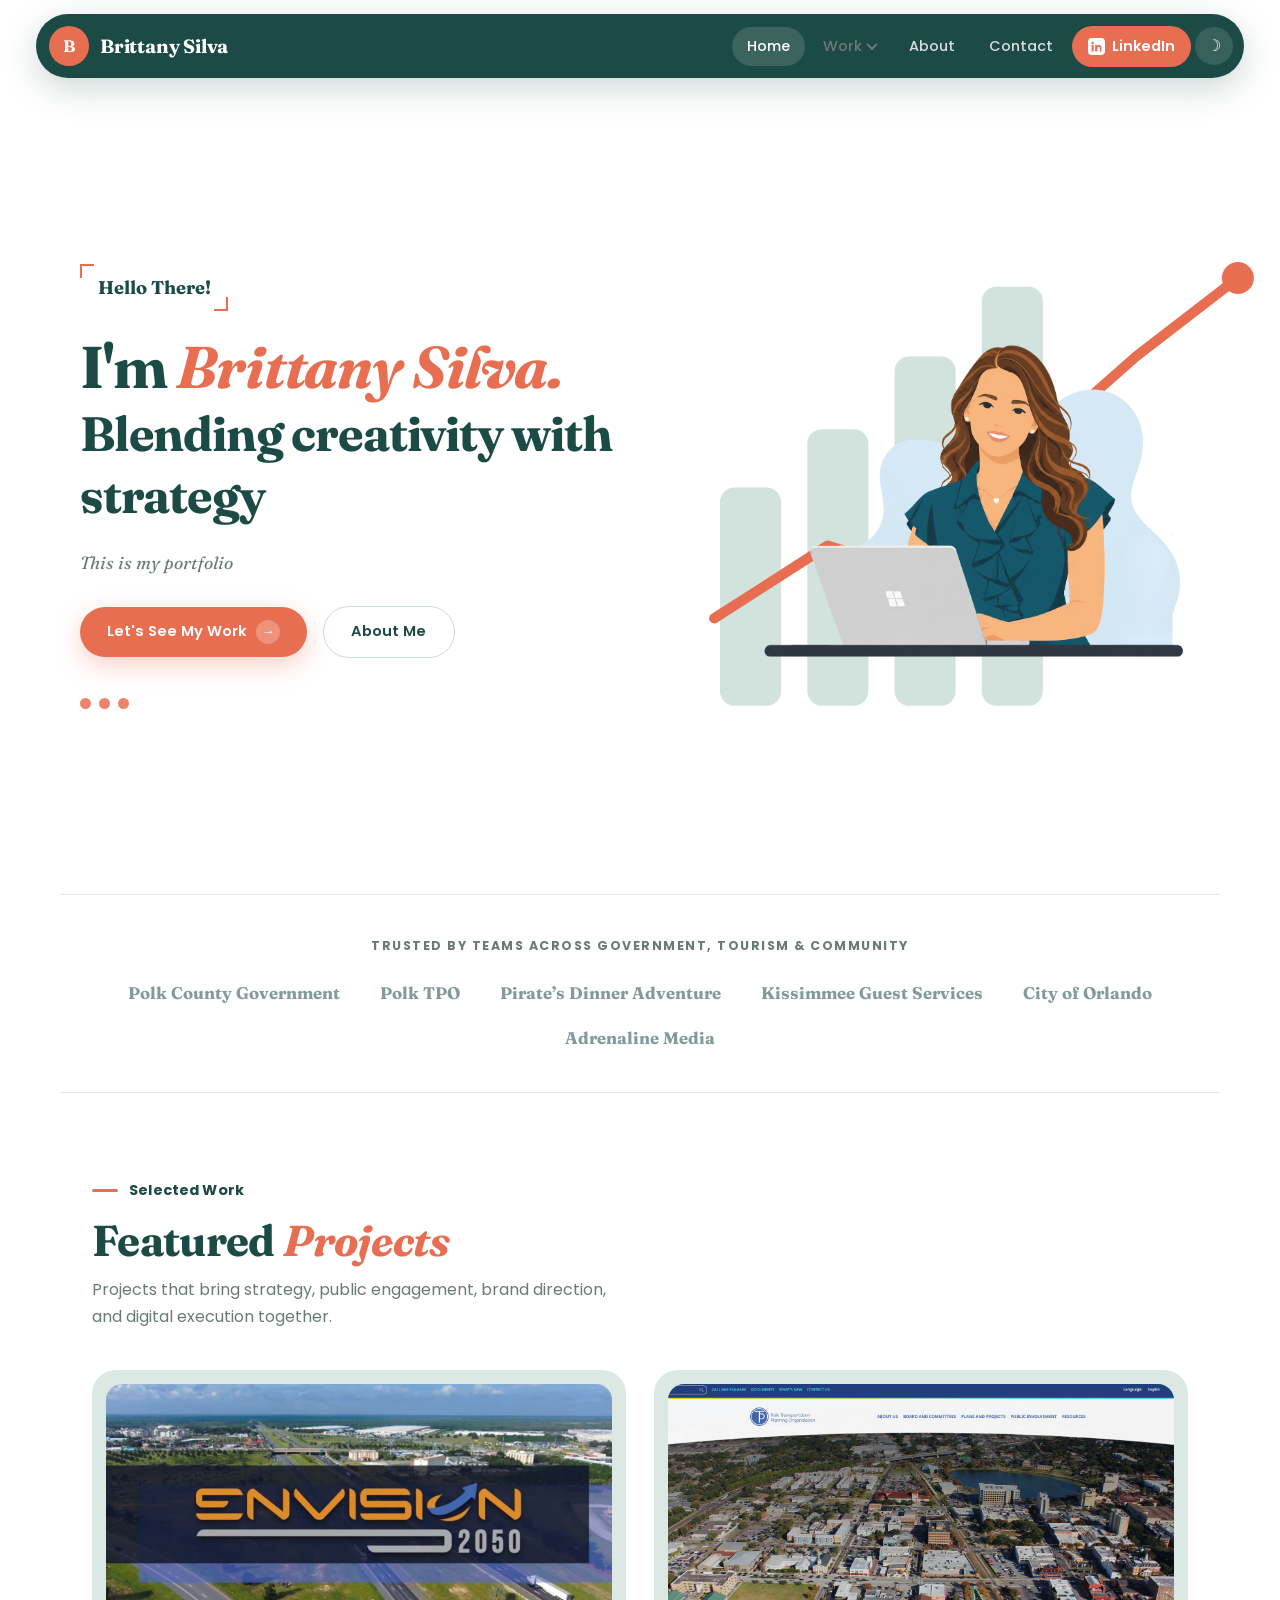
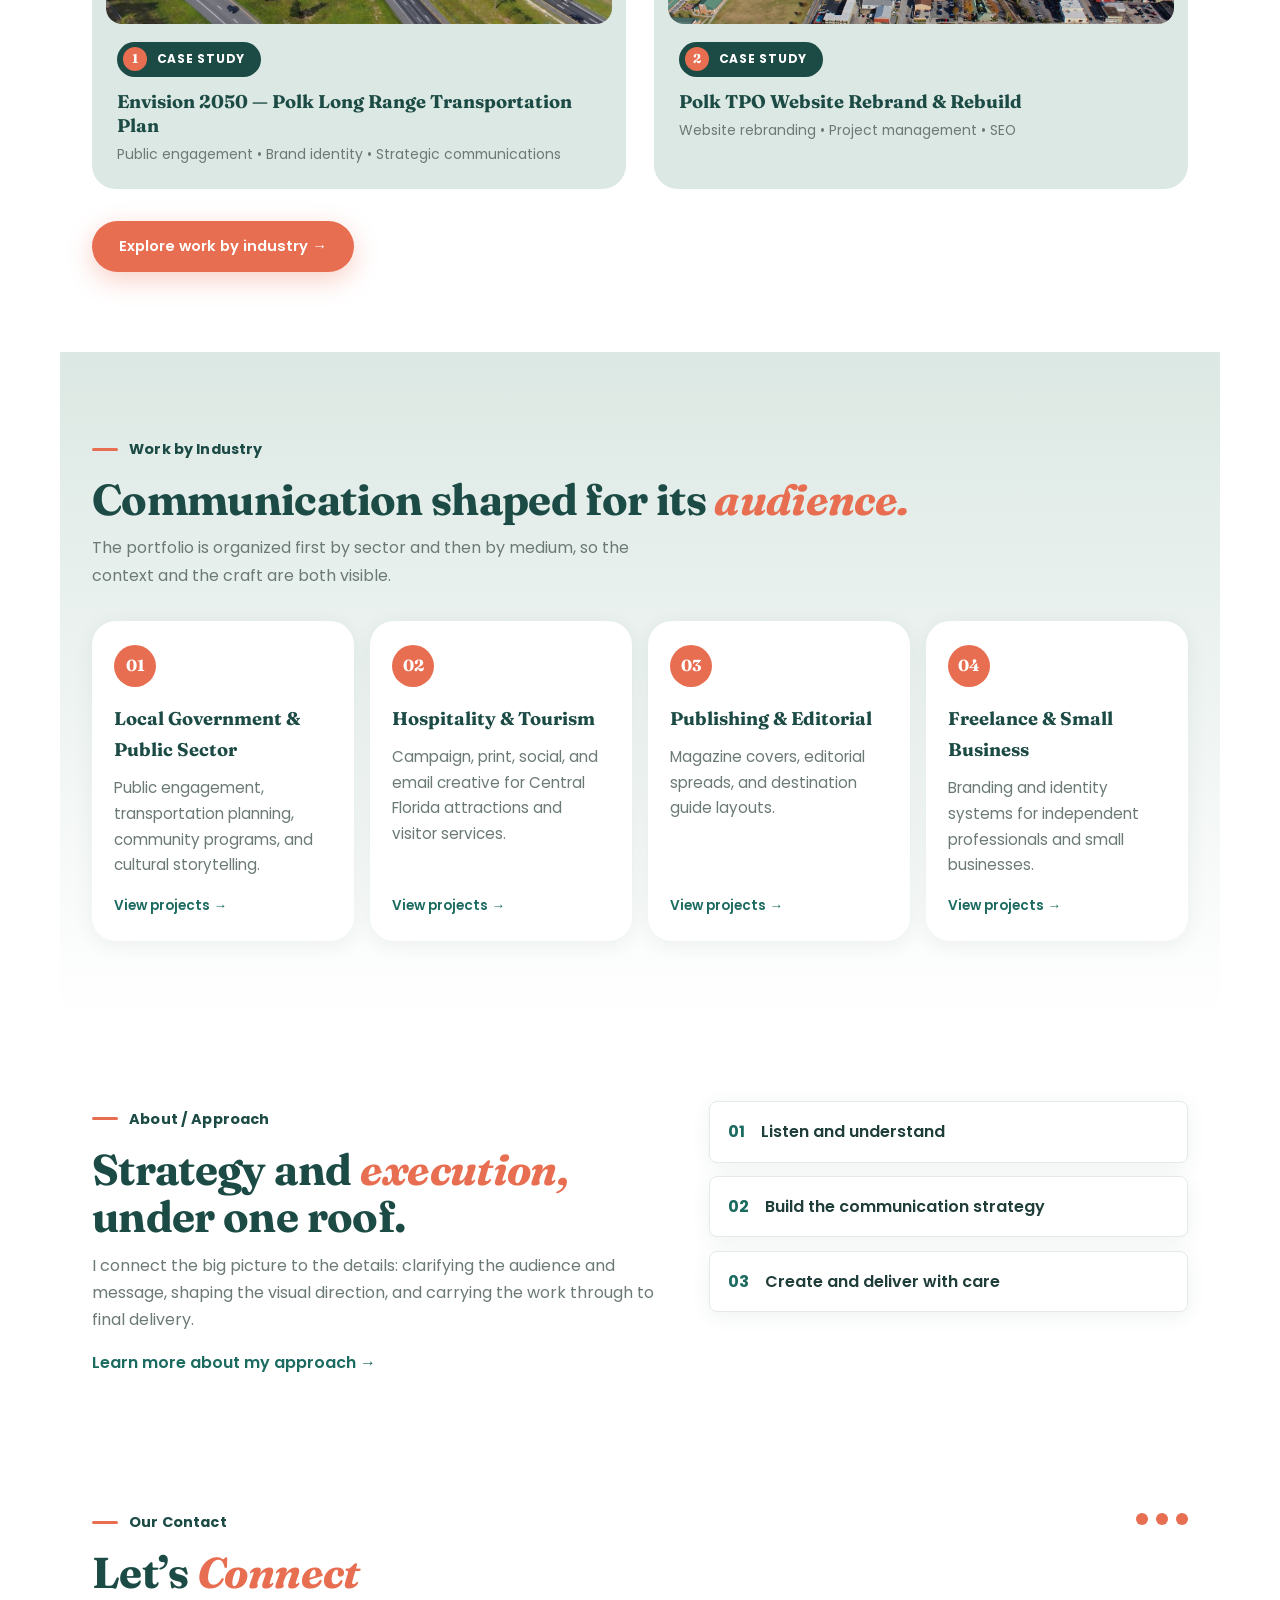
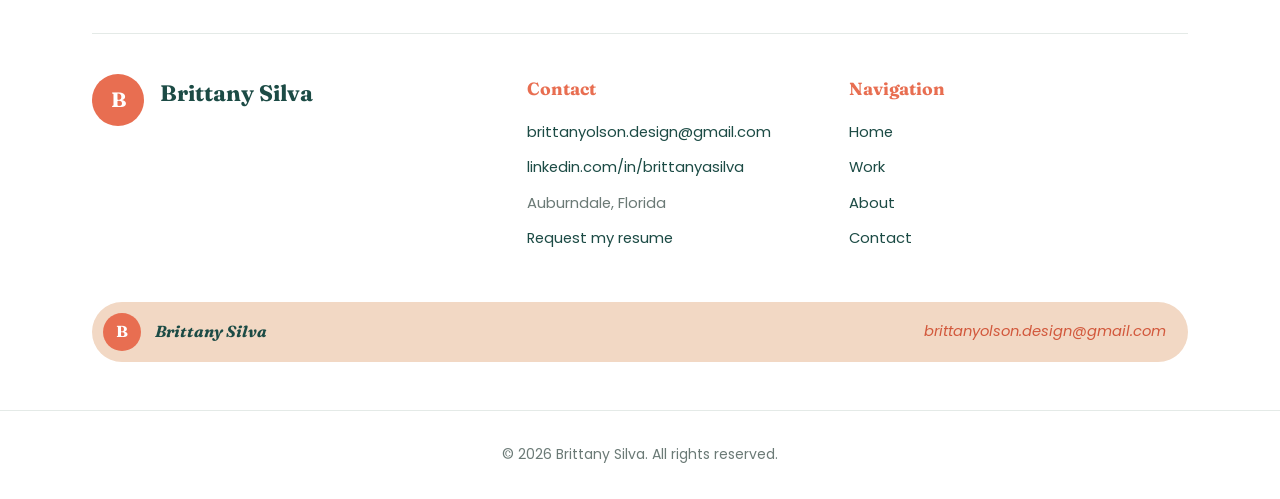
<file: index.html>
<!DOCTYPE html>
<html lang="en">
<head>
  <meta charset="UTF-8" />
  <meta name="viewport" content="width=device-width, initial-scale=1.0" />
  <title>Brittany Silva — Strategic Communications & Design</title>
  <meta name="description" content="Brittany Silva is a strategic communications leader, creative strategist, and visual storyteller based in Central Florida." />
  <script>document.documentElement.classList.add('js');(function(){try{var t=localStorage.getItem('theme');if(!t){t=window.matchMedia&&window.matchMedia('(prefers-color-scheme: dark)').matches?'dark':'light';}if(t==='dark'){document.documentElement.setAttribute('data-theme','dark');}}catch(e){}})();</script>
  <link rel="icon" type="image/svg+xml" href="assets/favicon.svg" />
  <meta property="og:type" content="website" />
  <meta property="og:title" content="Brittany Silva — Strategic Communications & Storytelling" />
  <meta property="og:description" content="Strategic communications leader and visual storyteller turning complex ideas into clear, human-centered narratives." />
  <meta property="og:image" content="assets/og-image.png" />
  <meta property="og:url" content="https://brittanysilva.example/" />
  <meta name="twitter:card" content="summary_large_image" />
  <meta name="twitter:title" content="Brittany Silva — Strategic Communications & Storytelling" />
  <meta name="twitter:description" content="Strategic communications leader and visual storyteller turning complex ideas into clear, human-centered narratives." />
  <meta name="twitter:image" content="assets/og-image.png" />
  <link rel="stylesheet" href="style.css" />
  <link href="https://fonts.googleapis.com/css2?family=Poppins:wght@300;500;600;700&family=Fraunces:wght@300;700&display=swap" rel="stylesheet">
  <script src="assets/site.js" defer></script>
</head>
<body>
  <header class="nav" id="nav">
    <a href="index.html" class="nav-brand"><span class="nav-avatar">B</span><span class="logo">Brittany Silva</span></a>
    <button class="nav-toggle" id="nav-toggle" type="button" aria-label="Toggle menu" aria-controls="nav-links" aria-expanded="false">
      <span></span><span></span><span></span>
    </button>
    <nav class="nav-links" id="nav-links">
      <a href="index.html" class="active">Home</a>
      <details class="work-menu">
        <summary class="work-trigger">Work<span class="work-caret" aria-hidden="true"></span></summary>
        <div class="work-panel">
          <p class="work-panel-label">Work by industry</p>
          <a href="pages/portfolio.html#public-sector"><strong>Local Government &amp; Public Sector</strong><span>Public engagement &amp; civic communications</span></a>
          <a href="pages/portfolio.html#hospitality"><strong>Hospitality &amp; Tourism</strong><span>Attraction marketing &amp; brand experiences</span></a>
          <a href="pages/portfolio.html#publishing"><strong>Publishing &amp; Editorial</strong><span>Layout &amp; typography-led work</span></a>
          <a href="pages/portfolio.html#freelance"><strong>Freelance &amp; Small Business</strong><span>Branding for independent clients</span></a>
          <a href="pages/portfolio.html#browse" class="work-panel-all">Browse all work →</a>
        </div>
      </details>
      <a href="pages/about.html">About</a>
      <a href="#contact">Contact</a>
      <a href="https://www.linkedin.com/in/brittanyasilva/" class="linkedin" target="_blank" rel="noopener" aria-label="LinkedIn profile">
        <img src="assets/linkedin.svg" alt="">LinkedIn
      </a>
      <button class="theme-toggle" id="theme-toggle" type="button" aria-label="Toggle dark mode" title="Toggle dark mode">
        <span class="icon-moon" aria-hidden="true">&#9789;</span><span class="icon-sun" aria-hidden="true">&#9728;</span>
      </button>
    </nav>
  </header>

  <section class="hero">
    <div class="hero-text">
      <span class="hero-hello">Hello There!</span>
      <h1 class="hero-title">
        <span class="hero-im">I'm</span> <em>Brittany Silva.</em><br>
        <span class="hero-tagline">Blending creativity with strategy</span>
      </h1>
      <p class="hero-sub">This is my portfolio</p>
      <div class="hero-ctas">
        <a href="pages/portfolio.html#industries" class="btn btn-primary">
          Let's See My Work <span class="btn-arrow" aria-hidden="true">→</span>
        </a>
        <a href="pages/about.html" class="btn btn-ghost">About Me</a>
      </div>
      <span class="hero-dots" aria-hidden="true"><i></i><i></i><i></i></span>
    </div>
    <div class="hero-image">
      <svg class="hero-dataviz" viewBox="0 0 440 440" fill="none" aria-hidden="true" xmlns="http://www.w3.org/2000/svg">
        <g class="dv-bars">
          <rect class="dv-bar" x="44"  y="210" width="42" height="150" rx="10"/>
          <rect class="dv-bar" x="104" y="170" width="42" height="190" rx="10"/>
          <rect class="dv-bar" x="164" y="120" width="42" height="240" rx="10"/>
          <rect class="dv-bar" x="224" y="72"  width="42" height="288" rx="10"/>
        </g>
        <polyline class="dv-line" points="40,300 118,250 190,272 262,180 330,120 400,66"/>
        <circle class="dv-dot" cx="400" cy="66" r="11"/>
      </svg>
      <img src="assets/headshots/Brittany-Silva-headshot-illustration.png" alt="Brittany Silva">
    </div>
  </section>

  <main>
    <section class="trusted-strip reveal" aria-label="Organizations Brittany has worked with">
      <p class="trusted-label">Trusted by teams across government, tourism &amp; community</p>
      <ul class="trusted-list">
        <li>Polk County Government</li>
        <li>Polk TPO</li>
        <li>Pirate&rsquo;s Dinner Adventure</li>
        <li>Kissimmee Guest Services</li>
        <li>City of Orlando</li>
        <li>Adrenaline Media</li>
      </ul>
    </section>

    <section id="portfolio" class="section">
      <p class="section-label">Selected Work</p>
      <h2 class="section-title">Featured <em>Projects</em></h2>
      <p class="section-sub">Projects that bring strategy, public engagement, brand direction, and digital execution together.</p>

      <div class="grid">
        <a href="pages/envision2050.html" class="card reveal">
          <div class="card-media"><img src="assets/portfolio/case-envision/envision-2050-over-27.jpg" alt="Envision 2050"></div>
          <div class="card-info">
            <span class="card-num"><i>1</i>Case Study</span>
            <h3>Envision 2050 &mdash; Polk Long Range Transportation Plan</h3>
            <p>Public engagement • Brand identity • Strategic communications</p>
          </div>
        </a>

        <a href="pages/PolkTPOWebsite.html" class="card reveal reveal-delay-1">
          <div class="card-media"><img src="assets/portfolio/case-tpo/TOP_TPO-website.jpg" alt="Polk TPO Website"></div>
          <div class="card-info">
            <span class="card-num"><i>2</i>Case Study</span>
            <h3>Polk TPO Website Rebrand &amp; Rebuild</h3>
            <p>Website rebranding • Project management • SEO</p>
          </div>
        </a>
      </div>

      <div style="margin-top:2rem;">
        <a href="pages/portfolio.html#industries" class="btn btn-primary">Explore work by industry →</a>
      </div>
    </section>

    <section class="section industry-preview-section">
      <div class="industry-preview-inner reveal">
        <p class="section-label">Work by Industry</p>
        <h2 class="section-title">Communication shaped for its <em>audience.</em></h2>
        <p class="section-sub">The portfolio is organized first by sector and then by medium, so the context and the craft are both visible.</p>

        <div class="industry-preview-grid reveal-group">
          <a href="pages/portfolio.html#public-sector" class="industry-preview-card is-ready">
            <span class="industry-number">01</span>
            <h3>Local Government &amp; Public Sector</h3>
            <p>Public engagement, transportation planning, community programs, and cultural storytelling.</p>
            <span class="industry-status">View projects →</span>
          </a>
          <a href="pages/portfolio.html#hospitality" class="industry-preview-card is-ready">
            <span class="industry-number">02</span>
            <h3>Hospitality &amp; Tourism</h3>
            <p>Campaign, print, social, and email creative for Central Florida attractions and visitor services.</p>
            <span class="industry-status">View projects →</span>
          </a>
          <a href="pages/portfolio.html#publishing" class="industry-preview-card is-ready">
            <span class="industry-number">03</span>
            <h3>Publishing &amp; Editorial</h3>
            <p>Magazine covers, editorial spreads, and destination guide layouts.</p>
            <span class="industry-status">View projects →</span>
          </a>
          <a href="pages/portfolio.html#freelance" class="industry-preview-card is-ready">
            <span class="industry-number">04</span>
            <h3>Freelance &amp; Small Business</h3>
            <p>Branding and identity systems for independent professionals and small businesses.</p>
            <span class="industry-status">View projects →</span>
          </a>
        </div>
      </div>
    </section>

    <section class="section approach-preview">
      <div class="approach-copy reveal">
        <p class="section-label">About / Approach</p>
        <h2 class="section-title">Strategy and <em>execution,</em><br>under one roof.</h2>
        <p>I connect the big picture to the details: clarifying the audience and message, shaping the visual direction, and carrying the work through to final delivery.</p>
        <a href="pages/about.html" class="text-link">Learn more about my approach →</a>
      </div>
      <div class="approach-pillars reveal reveal-delay-1">
        <div><strong>01</strong><span>Listen and understand</span></div>
        <div><strong>02</strong><span>Build the communication strategy</span></div>
        <div><strong>03</strong><span>Create and deliver with care</span></div>
      </div>
    </section>

    <section id="contact" class="section contact-footer reveal">
      <div class="contact-head">
        <div>
          <p class="section-label">Our Contact</p>
          <h2 class="section-title">Let&rsquo;s <em>Connect</em></h2>
        </div>
        <span class="contact-dots" aria-hidden="true"><i></i><i></i><i></i></span>
      </div>
      <hr class="contact-rule">
      <div class="contact-cols">
        <div class="contact-brand">
          <span class="contact-avatar">B</span>
          <div>
            <h3>Brittany Silva</h3>
          </div>
        </div>
        <div class="contact-col">
          <h4>Contact</h4>
          <ul>
            <li><a href="mailto:brittanyolson.design@gmail.com">brittanyolson.design@gmail.com</a></li>
            <li><a href="https://www.linkedin.com/in/brittanyasilva/" target="_blank" rel="noopener">linkedin.com/in/brittanyasilva</a></li>
            <li>Auburndale, Florida</li>
            <li><a href="mailto:brittanyolson.design@gmail.com?subject=Resume%20Request">Request my resume</a></li>
          </ul>
        </div>
        <div class="contact-col">
          <h4>Navigation</h4>
          <ul>
            <li><a href="index.html">Home</a></li>
            <li><a href="pages/portfolio.html#industries">Work</a></li>
            <li><a href="pages/about.html">About</a></li>
            <li><a href="#contact">Contact</a></li>
          </ul>
        </div>
      </div>
      <div class="contact-handle">
        <span class="contact-handle-avatar">B</span>
        <span class="contact-handle-name">Brittany Silva</span>
        <span class="contact-handle-tag">brittanyolson.design@gmail.com</span>
      </div>
    </section>
  </main>

  <footer class="footer">
    <p>© <span id="year"></span> Brittany Silva. All rights reserved.</p>
  </footer>

  <!-- Behavior handled by assets/site.js -->
</body>
</html>
</file>
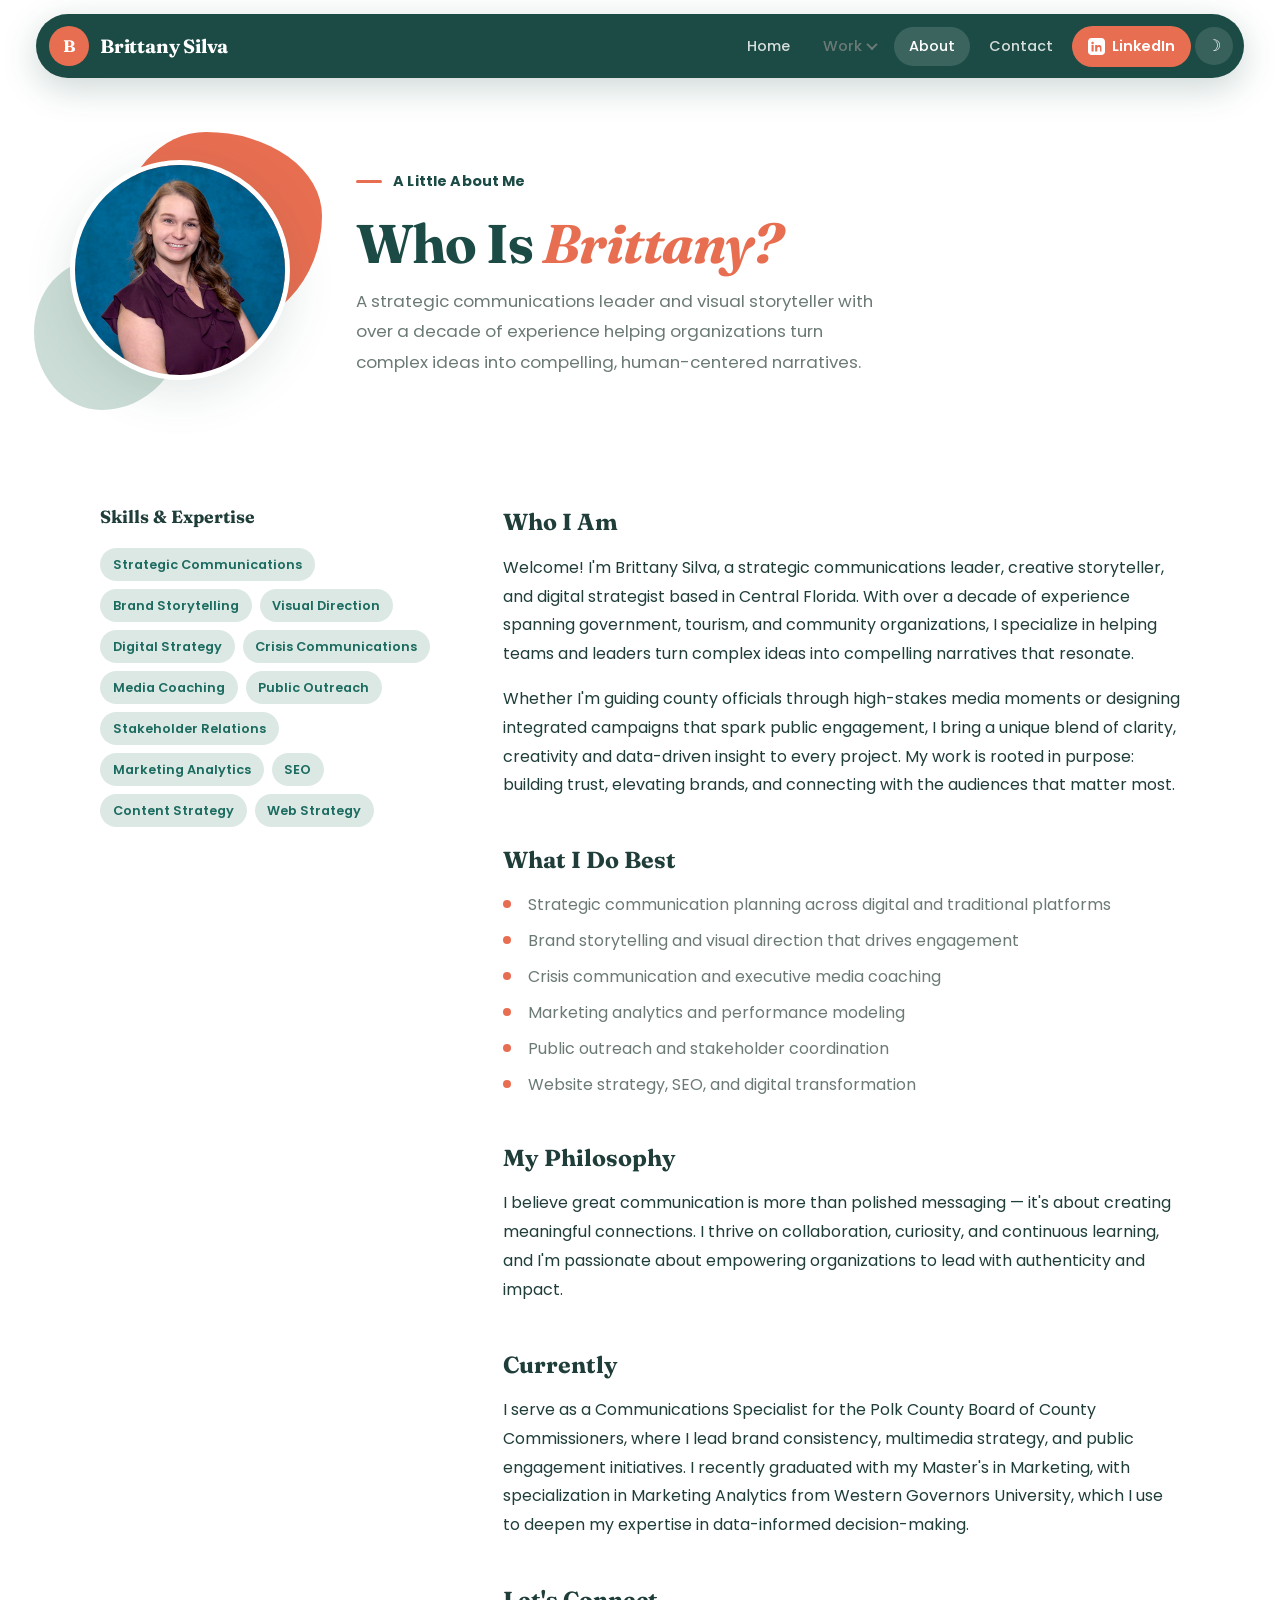
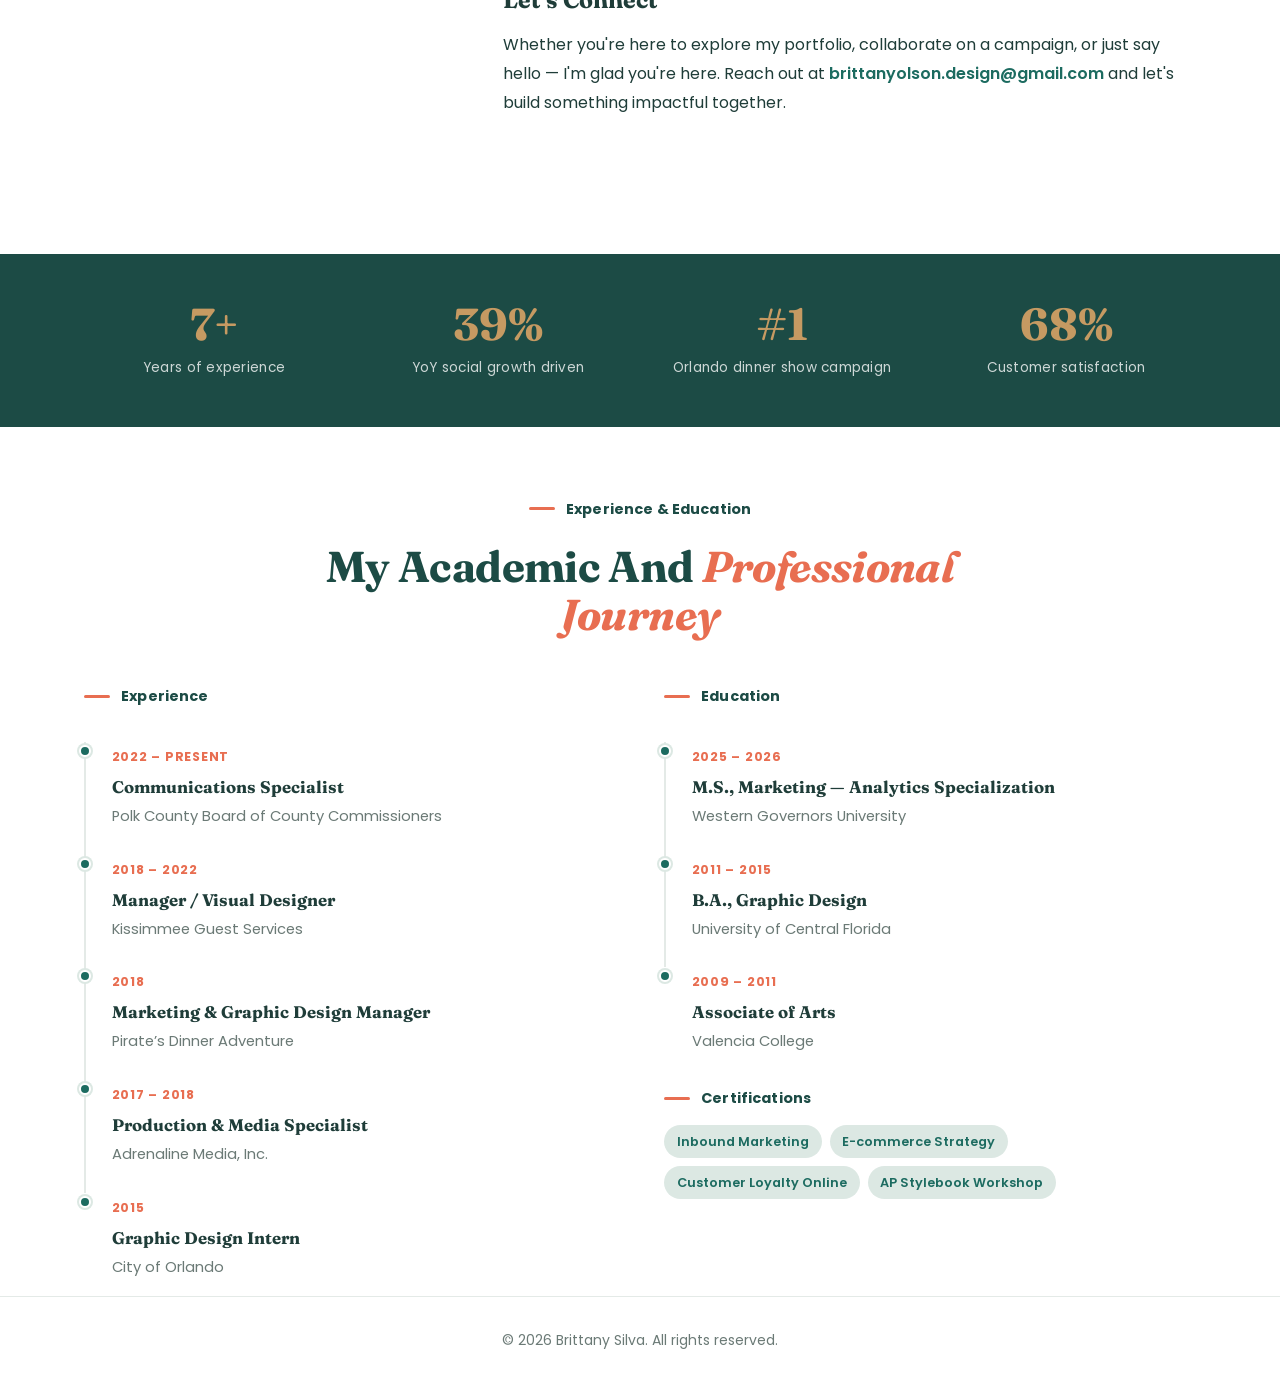
<file: pages/about.html>
<!DOCTYPE html>
<html lang="en">
<head>
  <meta charset="UTF-8" />
  <meta name="viewport" content="width=device-width, initial-scale=1.0" />
  <title>About – Brittany Silva</title>
  <meta name="description" content="Learn about Brittany Silva's background in strategic communications, visual storytelling, public engagement, and digital strategy." />
  <script>document.documentElement.classList.add('js');(function(){try{var t=localStorage.getItem('theme');if(!t){t=window.matchMedia&&window.matchMedia('(prefers-color-scheme: dark)').matches?'dark':'light';}if(t==='dark'){document.documentElement.setAttribute('data-theme','dark');}}catch(e){}})();</script>
  <link rel="icon" type="image/svg+xml" href="../assets/favicon.svg" />
  <meta property="og:type" content="website" />
  <meta property="og:title" content="About — Brittany Silva" />
  <meta property="og:description" content="A strategic communications leader and visual storyteller with over a decade of experience across government, tourism, and community." />
  <meta property="og:image" content="../assets/og-image.png" />
  <meta property="og:url" content="https://brittanysilva.example/pages/about.html" />
  <meta name="twitter:card" content="summary_large_image" />
  <meta name="twitter:title" content="About — Brittany Silva" />
  <meta name="twitter:description" content="A strategic communications leader and visual storyteller with over a decade of experience across government, tourism, and community." />
  <meta name="twitter:image" content="../assets/og-image.png" />
  <link rel="stylesheet" href="../style.css" />
  <link href="https://fonts.googleapis.com/css2?family=Poppins:wght@300;500;600;700&family=Fraunces:wght@300;700&display=swap" rel="stylesheet">
  <script src="../assets/site.js" defer></script>
</head>

<body>

  <!-- NAV -->
  <header class="nav" id="nav">
    <a href="../index.html" class="nav-brand"><span class="nav-avatar">B</span><span class="logo">Brittany Silva</span></a>
    <button class="nav-toggle" id="nav-toggle" type="button" aria-label="Toggle menu" aria-controls="nav-links" aria-expanded="false">
      <span></span><span></span><span></span>
    </button>
    <nav class="nav-links" id="nav-links">
      <a href="../index.html">Home</a>
      <details class="work-menu">
        <summary class="work-trigger">Work<span class="work-caret" aria-hidden="true"></span></summary>
        <div class="work-panel">
          <p class="work-panel-label">Work by industry</p>
          <a href="portfolio.html#public-sector"><strong>Local Government &amp; Public Sector</strong><span>Public engagement &amp; civic communications</span></a>
          <a href="portfolio.html#hospitality"><strong>Hospitality &amp; Tourism</strong><span>Attraction marketing &amp; brand experiences</span></a>
          <a href="portfolio.html#publishing"><strong>Publishing &amp; Editorial</strong><span>Layout &amp; typography-led work</span></a>
          <a href="portfolio.html#freelance"><strong>Freelance &amp; Small Business</strong><span>Branding for independent clients</span></a>
          <a href="portfolio.html#browse" class="work-panel-all">Browse all work →</a>
        </div>
      </details>
      <a href="about.html" class="active">About</a>
      <a href="../index.html#contact">Contact</a>
      <a href="https://www.linkedin.com/in/brittanyasilva/" class="linkedin" target="_blank" rel="noopener" aria-label="LinkedIn profile">
        <img src="../assets/linkedin.svg" alt="">LinkedIn
      </a>
      <button class="theme-toggle" id="theme-toggle" type="button" aria-label="Toggle dark mode" title="Toggle dark mode">
        <span class="icon-moon" aria-hidden="true">&#9789;</span><span class="icon-sun" aria-hidden="true">&#9728;</span>
      </button>
    </nav>
  </header>

  <!-- HERO -->
  <section class="about-hero">
    <div class="about-hero-inner">
      <div class="about-headshot-wrap">
        <span class="about-blob about-blob-1" aria-hidden="true"></span>
        <span class="about-blob about-blob-2" aria-hidden="true"></span>
        <img src="../assets/headshots/brittany-headshot.jpg" alt="Brittany Silva" class="about-headshot">
      </div>
      <div class="about-hero-text">
        <p class="section-label">A Little About Me</p>
        <h1 class="section-title">Who Is <em>Brittany?</em></h1>
        <p class="about-hero-lede">A strategic communications leader and visual storyteller with over a decade of experience helping organizations turn complex ideas into compelling, human-centered narratives.</p>
      </div>
    </div>
  </section>

  <!-- BODY -->
  <div class="about-body">

    <!-- Sidebar -->
    <aside class="about-sidebar reveal">
      <p class="about-sidebar-title">Skills &amp; Expertise</p>
      <div class="skills-grid">
        <span class="skill-tag">Strategic Communications</span>
        <span class="skill-tag">Brand Storytelling</span>
        <span class="skill-tag">Visual Direction</span>
        <span class="skill-tag">Digital Strategy</span>
        <span class="skill-tag">Crisis Communications</span>
        <span class="skill-tag">Media Coaching</span>
        <span class="skill-tag">Public Outreach</span>
        <span class="skill-tag">Stakeholder Relations</span>
        <span class="skill-tag">Marketing Analytics</span>
        <span class="skill-tag">SEO</span>
        <span class="skill-tag">Content Strategy</span>
        <span class="skill-tag">Web Strategy</span>
      </div>
    </aside>

    <!-- Main content -->
    <main class="about-main reveal reveal-delay-1">

      <h3>Who I Am</h3>
      <p>
        Welcome! I'm Brittany Silva, a strategic communications leader, creative storyteller,
        and digital strategist based in Central Florida. With over a decade of experience spanning
        government, tourism, and community organizations, I specialize in helping teams and leaders
        turn complex ideas into compelling narratives that resonate.
      </p>
      <p>
        Whether I'm guiding county officials through high-stakes media moments or designing
        integrated campaigns that spark public engagement, I bring a unique blend of clarity,
        creativity and data-driven insight to every project. My work is rooted in purpose:
        building trust, elevating brands, and connecting with the audiences that matter most.
      </p>

      <h3>What I Do Best</h3>
      <ul class="about-list">
        <li>Strategic communication planning across digital and traditional platforms</li>
        <li>Brand storytelling and visual direction that drives engagement</li>
        <li>Crisis communication and executive media coaching</li>
        <li>Marketing analytics and performance modeling</li>
        <li>Public outreach and stakeholder coordination</li>
        <li>Website strategy, SEO, and digital transformation</li>
      </ul>

      <h3>My Philosophy</h3>
      <p>
        I believe great communication is more than polished messaging — it's about creating
        meaningful connections. I thrive on collaboration, curiosity, and continuous learning,
        and I'm passionate about empowering organizations to lead with authenticity and impact.
      </p>

      <h3>Currently</h3>
      <p>
        I serve as a Communications Specialist for the Polk County Board of County Commissioners,
        where I lead brand consistency, multimedia strategy, and public engagement initiatives.
        I recently graduated with my Master's in Marketing, with specialization in Marketing
        Analytics from Western Governors University, which I use to deepen my
        expertise in data-informed decision-making.
      </p>

      <h3>Let's Connect</h3>
      <p>
        Whether you're here to explore my portfolio, collaborate on a campaign, or just say
        hello — I'm glad you're here. Reach out at
        <a href="mailto:brittanyolson.design@gmail.com" style="color:var(--accent);font-weight:600;">brittanyolson.design@gmail.com</a>
        and let's build something impactful together.
      </p>

    </main>
  </div>

  <!-- STATS -->
  <section class="about-stats reveal">
    <div class="about-stats-inner">
      <div class="stat"><strong data-count="10" data-suffix="+">0+</strong><span class="stat-label">Years of experience</span></div>
      <div class="stat"><strong data-count="54" data-suffix="%">0%</strong><span class="stat-label">YoY social growth driven</span></div>
      <div class="stat"><strong>#1</strong><span class="stat-label">Orlando dinner show campaign</span></div>
      <div class="stat"><strong data-count="94" data-suffix="%">0%</strong><span class="stat-label">Customer satisfaction</span></div>
    </div>
  </section>

  <!-- EXPERIENCE + EDUCATION -->
  <section class="timeline-section">
    <div class="timeline-head reveal">
      <p class="section-label" style="justify-content:center;">Experience &amp; Education</p>
      <h2 class="section-title">My Academic And <em>Professional Journey</em></h2>
    </div>
    <div class="timeline-columns">
      <div class="timeline-col reveal">
        <p class="section-label">Experience</p>
        <ol class="timeline">
          <li>
            <span class="timeline-date">2022 &ndash; Present</span>
            <h4>Communications Specialist</h4>
            <p>Polk County Board of County Commissioners</p>
          </li>
          <li>
            <span class="timeline-date">2018 &ndash; 2022</span>
            <h4>Manager / Visual Designer</h4>
            <p>Kissimmee Guest Services</p>
          </li>
          <li>
            <span class="timeline-date">2018</span>
            <h4>Marketing &amp; Graphic Design Manager</h4>
            <p>Pirate&rsquo;s Dinner Adventure</p>
          </li>
          <li>
            <span class="timeline-date">2017 &ndash; 2018</span>
            <h4>Production &amp; Media Specialist</h4>
            <p>Adrenaline Media, Inc.</p>
          </li>
          <li>
            <span class="timeline-date">2015</span>
            <h4>Graphic Design Intern</h4>
            <p>City of Orlando</p>
          </li>
        </ol>
      </div>
      <div class="timeline-col reveal reveal-delay-1">
        <p class="section-label">Education</p>
        <ol class="timeline">
          <li>
            <span class="timeline-date">2025 &ndash; 2026</span>
            <h4>M.S., Marketing &mdash; Analytics Specialization</h4>
            <p>Western Governors University</p>
          </li>
          <li>
            <span class="timeline-date">2011 &ndash; 2015</span>
            <h4>B.A., Graphic Design</h4>
            <p>University of Central Florida</p>
          </li>
          <li>
            <span class="timeline-date">2009 &ndash; 2011</span>
            <h4>Associate of Arts</h4>
            <p>Valencia College</p>
          </li>
        </ol>
        <p class="section-label" style="margin-top:2rem;">Certifications</p>
        <div class="skills-grid">
          <span class="skill-tag">Inbound Marketing</span>
          <span class="skill-tag">E-commerce Strategy</span>
          <span class="skill-tag">Customer Loyalty Online</span>
          <span class="skill-tag">AP Stylebook Workshop</span>
        </div>
      </div>
    </div>
  </section>

  <footer class="footer">
    <p>© <span id="year"></span> Brittany Silva. All rights reserved.</p>
  </footer>

  <!-- Behavior handled by assets/site.js -->
</body>
</html>
</file>
<file: style.css>
/* ============================================================
   DESIGN TOKENS
   ============================================================ */
:root {
  --bg:          #FFFFFF;
  --surface:     #FFFFFF;
  --dark:        #1C4B45;   /* deep pine teal - nav, headings, dark bands */
  --heading:     #1C4B45;   /* heading/text ink (flips in dark mode) */
  --text:        #1F3D39;
  --muted:       #6B7A76;
  --border:      #E4EAE7;
  --accent:      #1C6B60;   /* interactive teal */
  --accent-dim:  #144F47;
  --accent-tint: #DCE8E3;   /* soft mint - card surfaces */
  --accent-glow: rgba(28,107,96,0.18);
  --mint:        #DCE8E3;   /* soft mint card background */
  --mint-deep:   #CBDDD6;
  --accent2:     #E86E51;   /* coral secondary */
  --accent2-dim: #D2583C;
  --accent2-tint:#FBE3DB;
  --gold:        #C69A62;   /* stat numbers */
  --peach:       #F2D8C4;   /* handle pill bar */
  --amber:       #D9A441;
  --radius:      1rem;
  --radius-sm:   0.5rem;
  --radius-xl:   1.5rem;
  --radius-blob: 42% 58% 60% 40% / 45% 45% 55% 55%;
  --shadow:      0 4px 20px rgba(28,75,69,0.07);
  --shadow-lg:   0 12px 48px rgba(28,75,69,0.13);
  --nav-h:       84px;
  --max-w:       1160px;
  --ease:        cubic-bezier(0.4, 0, 0.2, 1);
}

/* ============================================================
   RESET & BASE
   ============================================================ */
*, *::before, *::after { margin: 0; padding: 0; box-sizing: border-box; }

html {
  scroll-behavior: smooth;
  scroll-padding-top: calc(var(--nav-h) + 1rem);
  -webkit-font-smoothing: antialiased;
}

body {
  font-family: "Poppins", sans-serif;
  background: var(--bg);
  color: var(--text);
  line-height: 1.7;
}

img { max-width: 100%; height: auto; display: block; }
a { text-decoration: none; color: inherit; }
ul { list-style: none; }

/* ============================================================
   NAVIGATION
   ============================================================ */
.nav {
  position: sticky;
  top: 0.9rem;
  z-index: 100;
  margin: 0.9rem auto 0;
  max-width: calc(var(--max-w) + 3rem);
  width: calc(100% - 2.4rem);
  height: calc(var(--nav-h) - 20px);
  display: flex;
  align-items: center;
  justify-content: space-between;
  padding: 0 0.7rem 0 0.8rem;
  background: var(--dark);
  border-radius: 999px;
  box-shadow: 0 10px 34px rgba(28,75,69,0.22);
  transition: box-shadow 0.2s var(--ease);
}

.nav.scrolled { box-shadow: 0 14px 40px rgba(28,75,69,0.3); }

/* avatar circle in nav */
.nav-avatar {
  display: inline-flex;
  align-items: center;
  justify-content: center;
  width: 40px;
  height: 40px;
  border-radius: 50%;
  background: var(--accent2);
  color: #fff;
  font-family: "Fraunces", serif;
  font-weight: 700;
  font-size: 1.05rem;
  flex-shrink: 0;
}
.nav-brand { display: inline-flex; align-items: center; gap: 0.7rem; }

/* Keyboard focus visibility */
.nav-links a:focus-visible,
.work-trigger:focus-visible,
.work-panel a:focus-visible,
.btn:focus-visible {
  outline: 2px solid var(--accent);
  outline-offset: 2px;
}


.logo {
  font-family: "Fraunces", serif;
  font-size: 1.2rem;
  font-weight: 700;
  line-height: 1.2;
  color: #fff;
  letter-spacing: -0.01em;
}

.nav-links {
  display: flex;
  align-items: center;
  gap: 0.25rem;
}

.nav-links a {
  padding: 0.45rem 0.95rem;
  border-radius: 999px;
  font-size: 0.9rem;
  font-weight: 500;
  color: rgba(255,255,255,0.82);
  transition: color 0.18s var(--ease), background 0.18s var(--ease);
}

.nav-links a:hover,
.nav-links a.active {
  color: #fff;
  background: rgba(255,255,255,0.14);
}

.nav-links a.linkedin {
  display: inline-flex;
  align-items: center;
  gap: 0.4rem;
  color: #fff;
  background: var(--accent2);
  font-weight: 600;
  padding: 0.5rem 1rem;
}

.nav-links a.linkedin:hover { background: var(--accent2-dim); color:#fff; }
.nav-links a.linkedin img { filter: brightness(0) invert(1); }

.nav-links a.linkedin img { width: 17px; height: 17px; }

/* Hamburger (mobile) */
.nav-toggle {
  display: none;
  flex-direction: column;
  gap: 5px;
  cursor: pointer;
  padding: 4px;
  background: none;
  border: none;
}

.nav-toggle span {
  display: block;
  width: 24px;
  height: 2px;
  background: #fff;
  border-radius: 2px;
  transition: transform 0.25s var(--ease), opacity 0.25s var(--ease);
}

.nav-toggle.open span:nth-child(1) { transform: translateY(7px) rotate(45deg); }
.nav-toggle.open span:nth-child(2) { opacity: 0; }
.nav-toggle.open span:nth-child(3) { transform: translateY(-7px) rotate(-45deg); }

/* ============================================================
   HOMEPAGE HERO  (split: text left / headshot right)
   ============================================================ */
.hero {
  min-height: calc(100vh - var(--nav-h));
  background: var(--bg);
  display: grid;
  grid-template-columns: 1.05fr 0.95fr;
  align-items: center;
  overflow: hidden;
  position: relative;
  padding: 1rem 0;
}

.hero-text {
  padding: 3rem 3rem 3rem 5rem;
  position: relative;
  z-index: 1;
}

/* bracketed "Hello There!" box */
.hero-hello {
  display: inline-block;
  position: relative;
  font-family: "Fraunces", serif;
  font-weight: 700;
  font-size: 1.15rem;
  color: var(--heading);
  padding: 0.5rem 1.1rem;
  margin-bottom: 1.6rem;
}
.hero-hello::before,
.hero-hello::after {
  content: "";
  position: absolute;
  width: 14px;
  height: 14px;
  border: 2px solid var(--accent2);
}
.hero-hello::before { top: 0; left: 0; border-right: none; border-bottom: none; }
.hero-hello::after { bottom: 0; right: 0; border-left: none; border-top: none; }

.hero-title {
  font-family: "Fraunces", serif;
  font-size: clamp(2.4rem, 4.6vw, 3.8rem);
  font-weight: 700;
  line-height: 1.06;
  color: var(--heading);
  letter-spacing: -0.02em;
  margin-bottom: 1.5rem;
}
.hero-title .hero-im { font-weight: 700; }
.hero-title .hero-tagline { font-size: 0.82em; }
.hero-title em { font-style: italic; color: var(--accent2); }

.hero-sub {
  font-family: "Fraunces", serif;
  font-style: italic;
  font-size: 1.1rem;
  color: var(--muted);
  margin-bottom: 1.75rem;
}

.hero-ctas {
  display: flex;
  gap: 1rem;
  flex-wrap: wrap;
  align-items: center;
}

.btn {
  display: inline-flex;
  align-items: center;
  gap: 0.55rem;
  padding: 0.8rem 1.7rem;
  border-radius: 999px;
  font-weight: 600;
  font-size: 0.92rem;
  transition: transform 0.18s var(--ease), box-shadow 0.18s var(--ease), background 0.18s var(--ease);
  cursor: pointer;
  border: none;
}

.btn-primary {
  background: var(--accent2);
  color: #fff;
  box-shadow: 0 8px 26px rgba(232,110,81,0.32);
}
.btn-primary:hover {
  background: var(--accent2-dim);
  transform: translateY(-2px);
  box-shadow: 0 12px 34px rgba(232,110,81,0.4);
}
.btn-arrow {
  display: inline-flex;
  align-items: center;
  justify-content: center;
  width: 24px;
  height: 24px;
  border-radius: 50%;
  background: rgba(255,255,255,0.25);
  font-size: 0.85rem;
}

.btn-ghost {
  background: transparent;
  color: var(--heading);
  border: 1.5px solid var(--mint-deep);
}
.btn-ghost:hover {
  background: var(--mint);
  transform: translateY(-2px);
}

/* legacy dark-hero button (project/about heroes still dark) */
.btn-outline {
  background: transparent;
  color: #EFE7DA;
  border: 1.5px solid rgba(255,255,255,0.2);
}
.btn-outline:hover {
  background: rgba(255,255,255,0.06);
  transform: translateY(-2px);
  border-color: rgba(255,255,255,0.35);
}

.hero-dots {
  display: flex;
  gap: 0.5rem;
  margin-top: 2.5rem;
}
.hero-dots i {
  width: 11px; height: 11px;
  border-radius: 50%;
  background: var(--accent2);
  opacity: 0.85;
}

.hero-image {
  position: relative;
  z-index: 1;
  display: flex;
  justify-content: center;
  align-items: center;
  padding: 2rem 4rem;
  height: 100%;
}
.hero-image img {
  position: relative;
  z-index: 2;
  width: 100%;
  max-width: 540px;
  height: auto;
}
/* Ambient data-viz behind the headshot: a trend line drawing up to a pulsing
   data point, with gently "breathing" bars. Signals the analytics side. */
.hero-dataviz {
  position: absolute;
  z-index: 1;
  left: 50%;
  top: 52%;
  transform: translate(-50%, -50%);
  width: 118%;
  max-width: 640px;
  height: auto;
  pointer-events: none;
  animation: dvFloat 12s ease-in-out infinite;
}

.dv-bar {
  fill: var(--mint-deep);
  fill-opacity: 0.85;
  transform-box: fill-box;
  transform-origin: center bottom;
  animation: dvBar 6s ease-in-out infinite;
}
.dv-bar:nth-of-type(1) { animation-delay: 0s;    }
.dv-bar:nth-of-type(2) { animation-delay: 0.5s;  }
.dv-bar:nth-of-type(3) { animation-delay: 1s;    }
.dv-bar:nth-of-type(4) { animation-delay: 1.5s;  }

.dv-line {
  fill: none;
  stroke: var(--accent2);
  stroke-width: 7;
  stroke-linecap: round;
  stroke-linejoin: round;
  stroke-dasharray: 760;
  stroke-dashoffset: 760;
  animation: dvDraw 3.4s var(--ease) forwards;
}

.dv-dot {
  fill: var(--accent2);
  transform-box: fill-box;
  transform-origin: center;
  opacity: 0;
  animation: dvDotIn 0.4s var(--ease) 3s forwards,
             dvPulse 2.6s ease-in-out 3.4s infinite;
}

@keyframes dvBar {
  0%, 100% { transform: scaleY(0.82); }
  50%      { transform: scaleY(1); }
}
@keyframes dvDraw {
  to { stroke-dashoffset: 0; }
}
@keyframes dvDotIn {
  from { opacity: 0; }
  to   { opacity: 1; }
}
@keyframes dvPulse {
  0%, 100% { transform: scale(1);    opacity: 1;   }
  50%      { transform: scale(1.35); opacity: 0.65; }
}
@keyframes dvFloat {
  0%, 100% { transform: translate(-50%, -50%); }
  50%      { transform: translate(-50%, calc(-50% - 14px)); }
}

@media (prefers-reduced-motion: reduce) {
  .hero-dataviz, .dv-bar, .dv-dot { animation: none; }
  .dv-line { animation: none; stroke-dashoffset: 0; }
  .dv-dot { opacity: 1; }
}

/* ============================================================
   SECTION WRAPPER
   ============================================================ */
.section {
  padding: 5rem 2rem;
  max-width: var(--max-w);
  margin: 0 auto;
}

.section-label {
  display: inline-flex;
  align-items: center;
  gap: 0.7rem;
  font-size: 0.9rem;
  font-weight: 700;
  letter-spacing: 0.01em;
  text-transform: none;
  color: var(--heading);
  margin-bottom: 0.9rem;
}
.section-label::before {
  content: "";
  width: 26px;
  height: 3px;
  border-radius: 3px;
  background: var(--accent2);
  flex-shrink: 0;
}

.section-title {
  font-family: "Fraunces", serif;
  font-size: clamp(1.9rem, 3.4vw, 2.7rem);
  font-weight: 700;
  color: var(--heading);
  letter-spacing: -0.015em;
  line-height: 1.1;
  margin-bottom: 0.7rem;
}
/* two-tone: italic coral serif accent */
.section-title em,
.two-tone em {
  font-style: italic;
  font-weight: 700;
  color: var(--accent2);
}
.two-tone {
  font-family: "Fraunces", serif;
  font-weight: 700;
  color: var(--heading);
  line-height: 1.1;
  letter-spacing: -0.015em;
}

.section-sub {
  color: var(--muted);
  font-size: 1rem;
  max-width: 540px;
}

/* ============================================================
   FEATURED WORK GRID  (homepage)
   ============================================================ */
#portfolio .grid {
  display: grid;
  grid-template-columns: repeat(auto-fit, minmax(300px, 1fr));
  gap: 1.75rem;
  margin-top: 2.5rem;
}

.card {
  display: block;
  border-radius: var(--radius-xl);
  background: var(--mint);
  padding: 0.85rem 0.85rem 1.4rem;
  box-shadow: none;
  text-decoration: none;
  color: inherit;
  transition: transform 0.28s var(--ease), box-shadow 0.28s var(--ease);
}

.card:hover {
  transform: translateY(-6px);
  box-shadow: var(--shadow-lg);
}

.card-media {
  border-radius: var(--radius);
  overflow: hidden;
}

.card img {
  width: 100%;
  height: 240px;
  object-fit: cover;
  display: block;
  transition: transform 0.4s var(--ease);
}

.card:hover img { transform: scale(1.03); }

.card-info {
  padding: 1.1rem 0.7rem 0;
}

.card-info h3 {
  font-family: "Fraunces", serif;
  font-size: 1.15rem;
  font-weight: 700;
  color: var(--heading);
  margin-bottom: 0.3rem;
  line-height: 1.3;
}

.card-info p {
  font-size: 0.87rem;
  color: var(--muted);
}

/* dark-teal pill with numbered coral badge */
.card-num {
  display: inline-flex;
  align-items: center;
  gap: 0.6rem;
  background: var(--dark);
  color: #fff;
  font-size: 0.75rem;
  font-weight: 700;
  letter-spacing: 0.06em;
  text-transform: uppercase;
  padding: 0.35rem 1rem 0.35rem 0.4rem;
  border-radius: 999px;
  margin-bottom: 0.85rem;
}
.card-num i {
  display: inline-flex;
  align-items: center;
  justify-content: center;
  width: 24px; height: 24px;
  border-radius: 50%;
  background: var(--accent2);
  color: #fff;
  font-style: normal;
  font-family: "Fraunces", serif;
  font-size: 0.8rem;
}

.card-tag {
  display: inline-block;
  font-size: 0.7rem;
  font-weight: 700;
  letter-spacing: 0.08em;
  text-transform: uppercase;
  background: var(--accent-tint);
  color: var(--accent);
  padding: 0.2rem 0.6rem;
  border-radius: 999px;
  margin-bottom: 0.6rem;
}

/* ============================================================
   CONTACT FOOTER
   ============================================================ */
.contact-footer { padding-top: 3rem; padding-bottom: 3rem; }

.contact-head {
  display: flex;
  align-items: flex-start;
  justify-content: space-between;
  gap: 1rem;
}
.contact-dots { display: flex; gap: 0.5rem; margin-top: 0.5rem; }
.contact-dots i { width: 12px; height: 12px; border-radius: 50%; background: var(--accent2); }

.contact-rule {
  border: none;
  border-top: 1px solid var(--border);
  margin: 1.6rem 0 2.5rem;
}

.contact-cols {
  display: grid;
  grid-template-columns: 1.4fr 1fr 1.2fr;
  gap: 2.5rem;
}

.contact-brand { display: flex; gap: 1rem; }
.contact-avatar {
  display: inline-flex;
  align-items: center;
  justify-content: center;
  width: 52px; height: 52px;
  flex-shrink: 0;
  border-radius: 50%;
  background: var(--accent2);
  color: #fff;
  font-family: "Fraunces", serif;
  font-weight: 700;
  font-size: 1.3rem;
}
.contact-brand h3 {
  font-family: "Fraunces", serif;
  font-size: 1.4rem;
  font-weight: 700;
  color: var(--heading);
  margin-bottom: 0.4rem;
}
.contact-brand p { color: var(--muted); font-size: 0.92rem; line-height: 1.7; max-width: 320px; }

.contact-col h4 {
  font-family: "Fraunces", serif;
  font-size: 1.1rem;
  font-weight: 700;
  color: var(--accent2);
  margin-bottom: 1rem;
}
.contact-col ul { list-style: none; padding: 0; margin: 0; }
.contact-col li { margin-bottom: 0.65rem; color: var(--muted); font-size: 0.92rem; }
.contact-col a { color: var(--heading); transition: color 0.15s; }
.contact-col a:hover { color: var(--accent2); }

.contact-handle {
  display: flex;
  align-items: center;
  gap: 0.85rem;
  margin-top: 2.5rem;
  padding: 0.7rem 1.4rem 0.7rem 0.7rem;
  background: var(--peach);
  border-radius: 999px;
}
.contact-handle-avatar {
  display: inline-flex;
  align-items: center;
  justify-content: center;
  width: 38px; height: 38px;
  border-radius: 50%;
  background: var(--accent2);
  color: #fff;
  font-family: "Fraunces", serif;
  font-weight: 700;
}
.contact-handle-name { font-family: "Fraunces", serif; font-style: italic; font-weight: 700; color: var(--heading); }
.contact-handle-tag { margin-left: auto; color: var(--accent2-dim); font-style: italic; font-size: 0.92rem; }

/* ============================================================
   FOOTER
   ============================================================ */
.footer {
  text-align: center;
  padding: 2rem;
  font-size: 0.875rem;
  color: var(--muted);
  border-top: 1px solid var(--border);
}

/* ============================================================
   ABOUT PAGE
   ============================================================ */
.about-hero {
  background: var(--bg);
  padding: 4.5rem 2.5rem 3rem;
  position: relative;
  overflow: hidden;
}

.about-hero-inner {
  max-width: var(--max-w);
  margin: 0 auto;
  display: grid;
  grid-template-columns: auto 1fr;
  gap: 3.5rem;
  align-items: center;
}

.about-headshot-wrap {
  position: relative;
  flex-shrink: 0;
  width: 240px;
  height: 240px;
  display: flex;
  align-items: center;
  justify-content: center;
}

/* Morphing blob keyframes (shared by the About-page decorative blobs). */
@keyframes blobMorph {
  0%, 100% { border-radius: 58% 42% 45% 55% / 52% 48% 52% 48%; }
  33%      { border-radius: 45% 55% 62% 38% / 58% 42% 58% 42%; }
  66%      { border-radius: 62% 38% 48% 52% / 42% 58% 42% 58%; }
}
@keyframes blobMorphAlt {
  0%, 100% { border-radius: 46% 54% 62% 38% / 55% 42% 58% 45%; }
  50%      { border-radius: 60% 40% 42% 58% / 45% 60% 40% 55%; }
}
@keyframes blobFloat {
  0%, 100% { transform: translateY(0) translateX(0); }
  50%      { transform: translateY(-16px) translateX(8px); }
}

.about-blob {
  position: absolute;
  border-radius: 42% 58% 55% 45% / 48% 42% 58% 52%;
  z-index: 0;
  will-change: border-radius, transform;
}
.about-blob-1 {
  width: 200px; height: 200px;
  background: var(--accent2);
  top: -18px; right: -22px;
  animation: blobMorph 15s ease-in-out infinite,
             blobFloat 10s ease-in-out infinite;
}
.about-blob-2 {
  width: 150px; height: 150px;
  background: var(--mint-deep);
  bottom: -20px; left: -26px;
  animation: blobMorphAlt 17s ease-in-out infinite,
             blobFloat 12s ease-in-out infinite reverse;
}

.about-headshot {
  position: relative;
  z-index: 1;
  width: 220px;
  height: 220px;
  object-fit: cover;
  object-position: top center;
  border-radius: 50%;
  border: 5px solid #fff;
  box-shadow: var(--shadow-lg);
}

.about-hero-text h1,
.about-hero-text h2 {
  font-family: "Fraunces", serif;
  font-size: clamp(2.2rem, 5vw, 3.4rem);
  font-weight: 700;
  color: var(--heading);
  letter-spacing: -0.02em;
  margin: 0.4rem 0 0.6rem;
  line-height: 1.1;
}
.about-hero-text h1 em,
.about-hero-text h2 em {
  font-style: italic;
  color: var(--accent2);
}

.about-hero-lede {
  color: var(--muted);
  font-size: 1.05rem;
  margin-top: 0.75rem;
  max-width: 540px;
  line-height: 1.8;
}

.about-body {
  max-width: var(--max-w);
  margin: 0 auto;
  padding: 4rem 2.5rem;
  display: grid;
  grid-template-columns: 1fr 2fr;
  gap: 4rem;
  align-items: start;
}

.about-sidebar {
  position: sticky;
  top: calc(var(--nav-h) + 2rem);
}

.about-sidebar-title {
  font-family: "Fraunces", serif;
  font-size: 1.1rem;
  font-weight: 700;
  margin-bottom: 1rem;
  color: var(--text);
}

.skills-grid {
  display: flex;
  flex-wrap: wrap;
  gap: 0.5rem;
}

.skill-tag {
  display: inline-block;
  font-size: 0.8rem;
  font-weight: 600;
  background: var(--accent-tint);
  color: var(--accent);
  padding: 0.35rem 0.8rem;
  border-radius: 999px;
  transition: background 0.15s;
}

.skill-tag:hover { background: #EFD9CE; }

.about-main h3 {
  font-family: "Fraunces", serif;
  font-size: 1.45rem;
  font-weight: 700;
  color: var(--text);
  margin-top: 2.5rem;
  margin-bottom: 0.75rem;
}

.about-main h3:first-child { margin-top: 0; }

.about-main p {
  font-size: 1rem;
  color: var(--text);
  line-height: 1.8;
  margin-bottom: 1rem;
}

/* ============================================================
   PORTFOLIO PAGE
   ============================================================ */
.portfolio-hero {
  background: var(--bg);
  padding: 4.5rem 2.5rem 2rem;
  text-align: center;
  position: relative;
  overflow: hidden;
}

.portfolio-hero-inner {
  position: relative;
  z-index: 1;
  max-width: 640px;
  margin: 0 auto;
}
.portfolio-hero-inner .section-label { justify-content: center; }

.portfolio-hero-inner h1,
.portfolio-hero-inner h2 {
  font-family: "Fraunces", serif;
  font-size: clamp(2.2rem, 5vw, 3.4rem);
  font-weight: 700;
  color: var(--heading);
  margin: 0.4rem 0 0.6rem;
  letter-spacing: -0.02em;
}
.portfolio-hero-inner h1 em,
.portfolio-hero-inner h2 em {
  font-style: italic;
  color: var(--accent2);
}

.portfolio-hero-inner p {
  color: var(--muted);
  font-size: 1.05rem;
}

.portfolio-section {
  max-width: var(--max-w);
  margin: 0 auto;
  padding: 4rem 2rem;
}

.portfolio-grid {
  display: grid;
  grid-template-columns: repeat(auto-fit, minmax(300px, 1fr));
  gap: 2rem;
  margin-top: 2rem;
}

.portfolio-card {
  display: block;
  border-radius: var(--radius);
  overflow: hidden;
  background: var(--surface);
  box-shadow: var(--shadow);
  text-decoration: none;
  color: inherit;
  transition: transform 0.28s var(--ease), box-shadow 0.28s var(--ease);
}

.portfolio-card:hover {
  transform: translateY(-6px);
  box-shadow: var(--shadow-lg);
}

.portfolio-card img {
  width: 100%;
  height: 240px;
  object-fit: cover;
  display: block;
  transition: transform 0.4s var(--ease);
}

.portfolio-card:hover img { transform: scale(1.04); }

.portfolio-card-info {
  padding: 1.25rem 1.4rem 1.5rem;
}

.portfolio-card-info h3 {
  font-family: "Fraunces", serif;
  font-size: 1.2rem;
  font-weight: 700;
  margin-bottom: 0.35rem;
  line-height: 1.3;
}

.portfolio-card-info p {
  font-size: 0.875rem;
  color: var(--muted);
}

/* Divider */
.section-divider {
  border: none;
  border-top: 1px solid var(--border);
  margin: 1rem 0 3rem;
}

/* ============================================================
   COLLATERAL FILTER + GRID
   ============================================================ */
.collateral-controls {
  display: flex;
  gap: 0.5rem;
  flex-wrap: wrap;
  margin: 1.5rem 0;
}

.collateral-controls button {
  background: var(--surface);
  border: 1.5px solid var(--border);
  padding: 0.5rem 1.1rem;
  border-radius: 999px;
  cursor: pointer;
  font-weight: 600;
  font-size: 0.87rem;
  color: var(--muted);
  transition: transform 0.15s var(--ease), box-shadow 0.15s var(--ease),
              background 0.15s var(--ease), color 0.15s var(--ease), border-color 0.15s var(--ease);
  font-family: "Poppins", sans-serif;
}

.collateral-controls button:hover {
  transform: translateY(-2px);
  box-shadow: 0 6px 18px rgba(0,0,0,0.07);
  border-color: var(--accent);
  color: var(--accent);
}

.collateral-controls button.active {
  background: var(--accent);
  color: #fff;
  border-color: var(--accent);
  box-shadow: 0 6px 24px var(--accent-glow);
}

.collateral-grid {
  display: grid;
  grid-template-columns: repeat(auto-fill, minmax(200px, 1fr));
  gap: 1.25rem;
}

.collateral-card {
  display: block;
  border-radius: var(--radius-sm);
  overflow: hidden;
  background: var(--surface);
  box-shadow: var(--shadow);
  text-decoration: none;
  color: inherit;
  transition: transform 0.24s var(--ease), box-shadow 0.24s var(--ease);
  cursor: pointer;
}

.collateral-card:hover {
  transform: translateY(-4px);
  box-shadow: var(--shadow-lg);
}

.collateral-card img {
  width: 100%;
  aspect-ratio: 1 / 1;
  object-fit: cover;
  display: block;
  transition: transform 0.35s var(--ease);
}

.collateral-card:hover img { transform: scale(1.05); }

.collateral-card-label {
  padding: 0.65rem 0.85rem;
  font-size: 0.78rem;
  font-weight: 600;
  color: var(--text);
  line-height: 1.35;
  white-space: nowrap;
  overflow: hidden;
  text-overflow: ellipsis;
}

.collateral-card[data-hidden="true"] { display: none; }

/* ============================================================
   PROJECT PAGES
   ============================================================ */
.project-hero {
  position: relative;
  height: 55vh;
  min-height: 360px;
  overflow: hidden;
}

.project-hero-img {
  width: 100%;
  height: 100%;
  object-fit: cover;
  display: block;
}

.project-hero-overlay {
  position: absolute;
  inset: 0;
  background: linear-gradient(to top, rgba(20,49,47,0.88) 0%, rgba(20,49,47,0.3) 55%, transparent 100%);
  display: flex;
  flex-direction: column;
  justify-content: flex-end;
  padding: 3rem 3.5rem;
}

.project-hero-overlay h2 {
  font-family: "Fraunces", serif;
  font-size: clamp(1.8rem, 3.5vw, 2.8rem);
  font-weight: 700;
  color: #FBF7EF;
  letter-spacing: -0.02em;
  line-height: 1.2;
  max-width: 720px;
  margin-bottom: 0.5rem;
}

.project-hero-overlay p {
  color: #C4CFC9;
  font-size: 1rem;
}

.project-content {
  max-width: 860px;
  margin: 0 auto;
  padding: 3.5rem 2rem 5rem;
}

.project-section {
  margin-bottom: 2.5rem;
}

.project-section h3 {
  font-family: "Fraunces", serif;
  font-size: 1.4rem;
  font-weight: 700;
  color: var(--text);
  margin-bottom: 0.75rem;
  display: flex;
  align-items: center;
  gap: 0.6rem;
}

.project-section h3::before {
  content: "";
  display: inline-block;
  width: 4px;
  height: 1.2em;
  background: var(--accent);
  border-radius: 2px;
  flex-shrink: 0;
}

.project-section p {
  font-size: 1rem;
  color: var(--text);
  line-height: 1.8;
}

.project-section ul {
  list-style: disc;
  padding-left: 1.5rem;
  color: var(--text);
  font-size: 1rem;
  line-height: 2;
}

.project-section ul li a {
  color: var(--accent);
  font-weight: 600;
  transition: opacity 0.15s;
}

.project-section ul li a:hover { opacity: 0.75; }

.project-meta {
  display: flex;
  gap: 1rem;
  flex-wrap: wrap;
  margin-bottom: 3rem;
}

.meta-pill {
  display: inline-flex;
  align-items: center;
  gap: 0.35rem;
  font-size: 0.78rem;
  font-weight: 700;
  letter-spacing: 0.06em;
  text-transform: uppercase;
  background: var(--accent-tint);
  color: var(--accent);
  padding: 0.35rem 0.9rem;
  border-radius: 999px;
}

.project-gallery {
  margin-top: 3rem;
}

.project-gallery h3 {
  font-family: "Fraunces", serif;
  font-size: 1.4rem;
  font-weight: 700;
  color: var(--text);
  margin-bottom: 1.25rem;
}

.project-gallery-grid {
  display: grid;
  grid-template-columns: repeat(auto-fit, minmax(260px, 1fr));
  gap: 1.25rem;
}

.project-gallery-grid figure {
  position: relative;
  margin: 0;
  overflow: hidden;
  border-radius: var(--radius-sm);
  box-shadow: var(--shadow);
  cursor: zoom-in;
  transition: transform 0.3s var(--ease), box-shadow 0.3s var(--ease);
}

.project-gallery-grid figure:hover,
.project-gallery-grid figure:focus-visible {
  transform: translateY(-4px);
  box-shadow: var(--shadow-lg);
  outline: none;
}

.project-gallery-grid img {
  width: 100%;
  height: 220px;
  object-fit: cover;
  display: block;
  cursor: zoom-in;
}

.project-gallery-grid figcaption {
  position: absolute;
  left: 0; right: 0; bottom: 0;
  padding: 1.4rem 0.85rem 0.7rem;
  font-size: 0.82rem;
  font-weight: 600;
  color: #fff;
  line-height: 1.4;
  background: linear-gradient(to top, rgba(20,49,47,0.92), rgba(20,49,47,0));
  opacity: 0;
  transform: translateY(8px);
  transition: opacity 0.22s var(--ease), transform 0.22s var(--ease);
}

.project-gallery-grid figure:hover figcaption,
.project-gallery-grid figure:focus-visible figcaption {
  opacity: 1;
  transform: translateY(0);
}

.project-video-grid {
  display: grid;
  grid-template-columns: repeat(auto-fit, minmax(320px, 1fr));
  gap: 1.25rem;
  margin-top: 1.25rem;
}

.project-video-embed {
  position: relative;
  padding-top: 56.25%;
  border-radius: var(--radius-sm);
  overflow: hidden;
  box-shadow: var(--shadow);
}

.project-video-embed iframe {
  position: absolute;
  top: 0;
  left: 0;
  width: 100%;
  height: 100%;
  border: 0;
}

.back-link {
  display: inline-flex;
  align-items: center;
  gap: 0.4rem;
  margin-top: 3rem;
  color: var(--accent);
  font-weight: 600;
  font-size: 0.93rem;
  transition: gap 0.2s var(--ease), opacity 0.15s;
}

.back-link:hover { gap: 0.65rem; opacity: 0.8; }

/* ============================================================
   LIGHTBOX
   ============================================================ */
#lightbox {
  position: fixed;
  inset: 0;
  display: none;
  align-items: center;
  justify-content: center;
  background: rgba(5,3,15,0.92);
  z-index: 9999;
  padding: 1.5rem;
  backdrop-filter: blur(6px);
}

#lightbox.open { display: flex; }

.lightbox-content {
  display: flex;
  flex-direction: column;
  align-items: center;
  gap: 1.25rem;
  max-width: 900px;
  width: 100%;
  max-height: 90dvh;
}

#lightbox img {
  max-width: 94%;
  max-height: 90dvh;
  border-radius: var(--radius-sm);
  box-shadow: 0 24px 72px rgba(0,0,0,0.6);
  animation: lbFadeIn 0.2s var(--ease) both;
}

#lightbox .lightbox-content img {
  max-width: 100%;
  max-height: 62dvh;
}

.lightbox-info {
  text-align: center;
  max-width: 640px;
}

.lightbox-info h3 {
  font-family: "Fraunces", serif;
  font-size: 1.3rem;
  font-weight: 700;
  color: #fff;
  margin-bottom: 0.5rem;
}

.lightbox-info p {
  color: rgba(255,255,255,0.72);
  font-size: 0.95rem;
  line-height: 1.55;
}

.lightbox-info .btn {
  margin-top: 1.1rem;
}

.lightbox-info .btn[hidden] {
  display: none;
}

@keyframes lbFadeIn {
  from { opacity: 0; transform: scale(0.96); }
  to   { opacity: 1; transform: scale(1); }
}

#lightbox .close {
  position: absolute;
  top: 1.25rem;
  right: 1.5rem;
  color: #fff;
  background: rgba(255,255,255,0.12);
  border: none;
  font-size: 1.5rem;
  line-height: 1;
  width: 42px;
  height: 42px;
  border-radius: 50%;
  cursor: pointer;
  display: flex;
  align-items: center;
  justify-content: center;
  transition: background 0.15s;
}

#lightbox .close:hover { background: rgba(255,255,255,0.22); }

.lb-nav {
  position: absolute;
  top: 50%;
  transform: translateY(-50%);
  color: #fff;
  background: rgba(255,255,255,0.12);
  border: none;
  font-size: 1.4rem;
  line-height: 1;
  width: 48px;
  height: 48px;
  border-radius: 50%;
  cursor: pointer;
  display: flex;
  align-items: center;
  justify-content: center;
  transition: background 0.15s, transform 0.15s;
  z-index: 1;
}

.lb-nav:hover { background: rgba(255,255,255,0.22); }
.lb-nav[hidden] { display: none; }
.lb-prev { left: 1rem; }
.lb-next { right: 1rem; }

@media (min-width: 640px) {
  .lb-prev { left: 1.5rem; }
  .lb-next { right: 1.5rem; }
}

/* ============================================================
   SCROLL REVEAL
   ============================================================ */
.js .reveal {
  opacity: 0;
  transform: translateY(26px) scale(0.985);
  transition: opacity 0.6s var(--ease), transform 0.6s var(--ease);
}

.js .reveal.visible {
  opacity: 1;
  transform: none;
}

.reveal-delay-1 { transition-delay: 0.1s; }
.reveal-delay-2 { transition-delay: 0.2s; }
.reveal-delay-3 { transition-delay: 0.3s; }

/* Auto-stagger children of a container marked .reveal-group */
.js .reveal-group > * {
  opacity: 0;
  transform: translateY(24px) scale(0.985);
  transition: opacity 0.55s var(--ease), transform 0.55s var(--ease);
}
.js .reveal-group.visible > * { opacity: 1; transform: none; }
.js .reveal-group.visible > *:nth-child(1) { transition-delay: 0.05s; }
.js .reveal-group.visible > *:nth-child(2) { transition-delay: 0.14s; }
.js .reveal-group.visible > *:nth-child(3) { transition-delay: 0.23s; }
.js .reveal-group.visible > *:nth-child(4) { transition-delay: 0.32s; }
.js .reveal-group.visible > *:nth-child(5) { transition-delay: 0.41s; }
.js .reveal-group.visible > *:nth-child(6) { transition-delay: 0.50s; }

/* Count-up numbers use tabular figures so they don't jitter while animating */
.about-stats .stat strong { font-variant-numeric: tabular-nums; }

/* ============================================================
   RESPONSIVE
   ============================================================ */
@media (max-width: 900px) {
  .hero {
    grid-template-columns: 1fr;
    min-height: auto;
  }

  .hero-text {
    padding: 4rem 2rem 2rem;
    text-align: center;
  }

  .hero-eyebrow { justify-content: center; }
  .hero-sub { margin-left: auto; margin-right: auto; }
  .hero-ctas { justify-content: center; }

  .hero-image {
    padding: 0 2rem;
    justify-content: center;
  }

  .hero-image img {
    height: auto;
    max-width: 340px;
  }

  .contact-inner {
    grid-template-columns: 1fr;
    padding: 3rem 2rem;
    gap: 2rem;
  }

  .about-hero-inner {
    grid-template-columns: 1fr;
    text-align: center;
    gap: 1.5rem;
  }

  .about-headshot-wrap { margin: 0 auto; }

  .about-hero-text p { margin-left: auto; margin-right: auto; }

  .about-body {
    grid-template-columns: 1fr;
    gap: 2.5rem;
    padding: 3rem 1.5rem;
  }

  .about-sidebar { position: static; }

  .project-hero-overlay { padding: 2rem; }
}

@media (max-width: 640px) {
  :root { --nav-h: 64px; }

  .nav {
    height: auto;
    min-height: calc(var(--nav-h) - 20px);
    padding: 0.35rem 1.25rem;
  }
  .logo { font-size: 1.2rem; }

  .nav-links {
    position: fixed;
    top: var(--nav-h);
    left: 0;
    right: 0;
    background: var(--bg);
    flex-direction: column;
    align-items: stretch;
    padding: 1rem 1.25rem 1.5rem;
    gap: 0.25rem;
    border-bottom: 1px solid var(--border);
    transform: translateY(-110%);
    opacity: 0;
    visibility: hidden;
    transition: transform 0.28s var(--ease), opacity 0.28s var(--ease), visibility 0s linear 0.28s;
    box-shadow: 0 8px 24px rgba(0,0,0,0.1);
    z-index: 99;
  }

  .nav-links.open {
    transform: translateY(0);
    opacity: 1;
    visibility: visible;
    transition: transform 0.28s var(--ease), opacity 0.28s var(--ease), visibility 0s;
  }
  .nav-links a { padding: 0.65rem 1rem; border-radius: var(--radius-sm); }
  .nav-toggle { display: flex; }

  .hero-text { padding: 3rem 1.5rem 1.5rem; }

  .hero-image img { max-width: 280px; height: auto; }

  .section { padding: 3.5rem 1.25rem; }

  .portfolio-section { padding: 3rem 1.25rem; }

  .collateral-grid {
    grid-template-columns: repeat(auto-fill, minmax(150px, 1fr));
    gap: 0.85rem;
  }

  .project-hero { height: 42vh; min-height: 280px; }

  .project-content { padding: 2.5rem 1.25rem 4rem; }

  .project-gallery-grid { grid-template-columns: 1fr 1fr; gap: 0.85rem; }
  .project-gallery-grid img { height: 160px; }

  .contact-inner { border-radius: var(--radius); padding: 2.5rem 1.5rem; }
}

@media (prefers-reduced-motion: reduce) {
  html { scroll-behavior: auto; }

  *, *::before, *::after {
    animation-duration: 0.01ms !important;
    animation-iteration-count: 1 !important;
    transition-duration: 0.01ms !important;
  }

  .js .reveal,
  .js .reveal-group > * {
    opacity: 1;
    transform: none;
  }
}


/* ============================================================
   WORK MENU + INDUSTRY ARCHITECTURE
   ============================================================ */
.work-menu {
  position: relative;
  display: inline-flex;
  align-items: center;
}

.work-trigger {
  list-style: none;
  cursor: pointer;
  display: inline-flex;
  align-items: center;
  gap: 0.4rem;
  padding: 0.4rem 0.85rem;
  border-radius: 999px;
  font-size: 0.92rem;
  font-weight: 500;
  color: var(--muted);
  transition: color 0.18s var(--ease), background 0.18s var(--ease);
}

.work-trigger::-webkit-details-marker { display: none; }

.work-caret {
  width: 0.5rem;
  height: 0.5rem;
  border-right: 2px solid currentColor;
  border-bottom: 2px solid currentColor;
  transform: rotate(45deg) translate(-1px, -1px);
  transition: transform 0.2s var(--ease);
}

.work-menu[open] .work-trigger,
.work-menu.is-current .work-trigger,
.work-trigger:hover {
  color: var(--accent);
  background: var(--accent-tint);
}

.work-menu[open] .work-caret {
  transform: rotate(-135deg) translate(-1px, -1px);
}

.work-panel {
  position: absolute;
  top: calc(100% + 0.5rem);
  left: 50%;
  transform: translateX(-50%) translateY(6px);
  width: 320px;
  max-width: calc(100vw - 2rem);
  display: grid;
  gap: 0.15rem;
  padding: 0.75rem;
  background: #fff;
  border: 1px solid var(--border);
  border-radius: var(--radius);
  box-shadow: var(--shadow-lg);
  opacity: 0;
  visibility: hidden;
  transition: opacity 0.18s var(--ease), transform 0.18s var(--ease), visibility 0.18s var(--ease);
}

.work-menu[open] .work-panel {
  opacity: 1;
  visibility: visible;
  transform: translateX(-50%) translateY(0);
}

.work-panel::before {
  content: "";
  position: absolute;
  top: -6px;
  left: 50%;
  width: 12px;
  height: 12px;
  transform: translateX(-50%) rotate(45deg);
  background: #fff;
  border-left: 1px solid var(--border);
  border-top: 1px solid var(--border);
}

.work-panel-label {
  padding: 0.25rem 0.7rem 0.5rem;
  font-size: 0.7rem;
  font-weight: 700;
  letter-spacing: 0.12em;
  text-transform: uppercase;
  color: var(--muted);
}

.work-panel > a {
  display: grid;
  gap: 0.1rem;
  padding: 0.55rem 0.7rem;
  border-radius: 0.7rem;
  color: var(--text);
  transition: background 0.15s var(--ease);
}

.work-panel > a strong {
  font-size: 0.92rem;
  font-weight: 600;
}

.work-panel > a span {
  font-size: 0.78rem;
  color: var(--muted);
  line-height: 1.4;
}

.work-panel > a:hover {
  background: var(--accent-tint);
}

.work-panel > a:hover strong { color: var(--accent); }

.work-panel-all {
  margin-top: 0.25rem;
  padding-top: 0.7rem !important;
  border-top: 1px solid var(--border);
  font-weight: 600;
  color: var(--accent) !important;
}

.work-panel-all:hover { background: var(--accent-tint); }

.hero-range {
  display: flex;
  flex-wrap: wrap;
  gap: 0.6rem;
  margin: 0 0 2rem;
  padding: 0;
}

.hero-range li {
  display: inline-flex;
  align-items: center;
  padding: 0.35rem 0.75rem;
  border-radius: 999px;
  background: rgba(255,255,255,0.08);
  color: #EAE2D5;
  font-size: 0.85rem;
  font-weight: 600;
  letter-spacing: 0.03em;
}

.industry-preview-section {
  background: linear-gradient(180deg, var(--mint), rgba(255,255,255,0));
}

.industry-preview-inner {
  max-width: var(--max-w);
  margin: 0 auto;
}

.industry-preview-grid {
  display: grid;
  grid-template-columns: repeat(auto-fit, minmax(240px, 1fr));
  gap: 1rem;
  margin-top: 2rem;
}

.industry-preview-card {
  display: flex;
  flex-direction: column;
  align-items: flex-start;
  height: 100%;
  padding: 1.5rem 1.4rem;
  border: none;
  border-radius: var(--radius-xl);
  background: var(--surface);
  box-shadow: var(--shadow);
  transition: transform 0.2s var(--ease), box-shadow 0.2s var(--ease);
}

.industry-preview-card:hover {
  transform: translateY(-4px);
  box-shadow: var(--shadow-lg);
}

.industry-number {
  display: inline-flex;
  align-items: center;
  justify-content: center;
  width: 42px; height: 42px;
  border-radius: 50%;
  background: var(--dark);
  font-family: "Fraunces", serif;
  font-size: 1rem;
  font-weight: 700;
  letter-spacing: 0;
  color: #fff;
  margin-bottom: 1rem;
}
.industry-preview-card.is-ready .industry-number { background: var(--accent2); }

.industry-preview-card h3 {
  font-family: "Fraunces", serif;
  font-size: 1.15rem;
  font-weight: 700;
  color: var(--heading);
  margin-bottom: 0.6rem;
}

.industry-preview-card p {
  color: var(--muted);
  font-size: 0.95rem;
  line-height: 1.7;
  margin-bottom: 1rem;
}

.industry-status {
  margin-top: auto;
  font-size: 0.85rem;
  font-weight: 600;
  color: var(--accent);
}

.industry-preview-card:not(.is-ready) .industry-status {
  color: var(--muted);
}

.approach-preview {
  display: grid;
  grid-template-columns: 1.1fr 0.9fr;
  gap: 2rem;
  max-width: var(--max-w);
  margin: 0 auto;
  align-items: start;
}

.approach-copy p:last-of-type {
  color: var(--muted);
  margin-top: 0.7rem;
}

.text-link {
  display: inline-flex;
  margin-top: 1rem;
  color: var(--accent);
  font-weight: 600;
}

.approach-pillars {
  display: grid;
  gap: 0.85rem;
}

.approach-pillars > div {
  display: flex;
  align-items: center;
  gap: 1rem;
  padding: 1rem 1.1rem;
  border-radius: var(--radius-sm);
  background: var(--surface);
  border: 1px solid var(--border);
  box-shadow: var(--shadow);
}

.approach-pillars strong {
  color: var(--accent);
  font-size: 1rem;
}

.approach-pillars span {
  color: var(--text);
  font-weight: 600;
}

.contact-kicker {
  font-size: 0.78rem;
  font-weight: 700;
  letter-spacing: 0.14em;
  text-transform: uppercase;
  color: #7FD1C9;
  margin-bottom: 0.65rem;
}

.contact-resume {
  margin-top: 1rem;
  color: #EFE7DA;
}

.portfolio-intro {
  margin-bottom: 2rem;
}

.industry-section {
  padding: 2rem 0 0;
}

.industry-heading {
  max-width: 760px;
  margin-bottom: 1.2rem;
}

.industry-heading h3 {
  font-family: "Fraunces", serif;
  font-size: 1.45rem;
  font-weight: 700;
  color: var(--text);
  margin-bottom: 0.5rem;
}

.industry-heading p:last-child {
  color: var(--muted);
  line-height: 1.75;
}

.industry-grid {
  display: grid;
  grid-template-columns: repeat(auto-fit, minmax(280px, 1fr));
  gap: 1.2rem;
}

.portfolio-card-placeholder {
  min-height: 240px;
  display: flex;
  align-items: center;
  justify-content: center;
  background: linear-gradient(135deg, rgba(15,118,110,0.08), rgba(255,255,255,0.95));
}

.browse-grid {
  display: grid;
  grid-template-columns: repeat(auto-fit, minmax(240px, 1fr));
  gap: 1rem;
  margin-top: 1.2rem;
}

.browse-card {
  padding: 1.2rem;
  border-radius: var(--radius);
  background: var(--surface);
  border: 1px solid var(--border);
  box-shadow: var(--shadow);
  transition: transform 0.2s var(--ease), box-shadow 0.2s var(--ease);
}

.browse-card[data-hidden="true"] { display: none; }

.browse-card:hover {
  transform: translateY(-3px);
  box-shadow: var(--shadow-lg);
}

.browse-badge {
  display: inline-block;
  margin-bottom: 0.65rem;
  font-size: 0.75rem;
  font-weight: 700;
  letter-spacing: 0.08em;
  text-transform: uppercase;
  color: var(--accent);
}

.browse-card h4 {
  font-family: "Fraunces", serif;
  font-size: 1rem;
  font-weight: 700;
  color: var(--text);
  margin-bottom: 0.45rem;
}

.browse-card p {
  color: var(--muted);
  font-size: 0.92rem;
  line-height: 1.7;
}

/* ============================================================
   PORTFOLIO GALLERIES (real work)
   ============================================================ */
.industry-section[data-hidden="true"] { display: none; }

.featured-cases {
  display: grid;
  grid-template-columns: repeat(auto-fit, minmax(300px, 1fr));
  gap: 1.2rem;
  margin-bottom: 1.6rem;
}

.gallery-grid {
  columns: 4 220px;
  column-gap: 1rem;
  margin-top: 0.4rem;
}

.gallery-item {
  position: relative;
  margin: 0 0 1rem;
  border-radius: var(--radius-sm);
  overflow: hidden;
  background: var(--surface);
  border: 1px solid var(--border);
  box-shadow: var(--shadow);
  cursor: zoom-in;
  transition: transform 0.22s var(--ease), box-shadow 0.22s var(--ease);
  display: block;
  break-inside: avoid;
  -webkit-column-break-inside: avoid;
}

.gallery-item[data-hidden="true"] { display: none; }

.gallery-item:hover,
.gallery-item:focus-visible {
  transform: translateY(-4px);
  box-shadow: var(--shadow-lg);
  outline: none;
}

.gallery-item img {
  width: 100%;
  height: auto;
  display: block;
  background: var(--accent-tint);
}

.gallery-item figcaption {
  position: absolute;
  left: 0; right: 0; bottom: 0;
  padding: 1.4rem 0.85rem 0.7rem;
  font-size: 0.82rem;
  font-weight: 600;
  color: #fff;
  line-height: 1.4;
  background: linear-gradient(to top, rgba(20,49,47,0.92), rgba(20,49,47,0));
  opacity: 0;
  transform: translateY(8px);
  transition: opacity 0.22s var(--ease), transform 0.22s var(--ease);
}

.gallery-item:hover figcaption,
.gallery-item:focus-visible figcaption {
  opacity: 1;
  transform: translateY(0);
}

.gallery-item.pdf-card { cursor: pointer; }
.gallery-item.pdf-card img { object-fit: contain; padding: 0.5rem; background: #fff; }

/* Inline video card: plays in place rather than opening the lightbox. */
.gallery-item.gallery-video { cursor: default; }
.gallery-item.gallery-video:hover,
.gallery-item.gallery-video:focus-within {
  transform: none;
  box-shadow: var(--shadow);
}
.gallery-video-embed {
  position: relative;
  padding-top: 56.25%;
}
.gallery-video-embed iframe {
  position: absolute;
  inset: 0;
  width: 100%;
  height: 100%;
  border: 0;
  display: block;
}
.gallery-item.gallery-video figcaption {
  position: static;
  opacity: 1;
  transform: none;
  background: none;
  color: var(--text);
  padding: 0.7rem 0.85rem 0.9rem;
}

.pdf-badge {
  position: absolute;
  top: 0.6rem;
  right: 0.6rem;
  background: var(--accent2, #C25A3C);
  color: #fff;
  font-size: 0.66rem;
  font-weight: 700;
  letter-spacing: 0.06em;
  padding: 0.2rem 0.5rem;
  border-radius: 999px;
}

@media (max-width: 900px) {
  .approach-preview {
    grid-template-columns: 1fr;
  }
}

@media (max-width: 640px) {
  .nav-links {
    position: fixed;
    top: var(--nav-h);
    left: 0;
    right: 0;
    background: var(--bg);
    flex-direction: column;
    align-items: stretch;
    padding: 1rem 1.25rem 1.5rem;
    gap: 0.25rem;
    border-bottom: 1px solid var(--border);
    transform: translateY(-110%);
    opacity: 0;
    visibility: hidden;
    transition: transform 0.28s var(--ease), opacity 0.28s var(--ease), visibility 0s linear 0.28s;
    box-shadow: 0 8px 24px rgba(0,0,0,0.1);
    z-index: 99;
  }

  .nav-links.open {
    transform: translateY(0);
    opacity: 1;
    visibility: visible;
    transition: transform 0.28s var(--ease), opacity 0.28s var(--ease), visibility 0s;
  }
  .nav-links a,
  .work-trigger {
    padding: 0.65rem 1rem;
    border-radius: var(--radius-sm);
  }

  .nav-links a { color: var(--text); }
  .nav-links a:hover,
  .nav-links a.active {
    color: var(--accent);
    background: var(--accent-tint);
  }
  .nav-links a.linkedin { color: #fff; }
  .nav-links a.linkedin:hover { color: #fff; }

  .nav-links .theme-toggle { color: var(--text); background: var(--accent-tint); }
  .nav-links .theme-toggle:hover { background: var(--mint); }

  .work-menu { display: block; }

  .work-panel,
  .work-menu[open] .work-panel {
    position: static;
    transform: none;
    width: auto;
    max-width: none;
    margin-top: 0.35rem;
    box-shadow: none;
    border: 1px solid var(--border);
    opacity: 1;
    visibility: visible;
  }

  .work-menu:not([open]) .work-panel { display: none; }

  .work-panel::before { display: none; }

  .hero-range {
    margin-bottom: 1.4rem;
  }
}

/* ============================================================
   ABOUT: LIST, STATS, TIMELINE
   ============================================================ */
.about-list {
  list-style: none;
  margin: 0 0 0.5rem;
  padding: 0;
}
.about-list li {
  position: relative;
  padding-left: 1.6rem;
  margin-bottom: 0.6rem;
  color: var(--muted);
  line-height: 1.65;
}
.about-list li::before {
  content: "";
  position: absolute;
  left: 0;
  top: 0.55em;
  width: 8px;
  height: 8px;
  border-radius: 50%;
  background: var(--accent2);
}

.about-stats {
  background: var(--dark);
  color: #fff;
  margin-top: 3.5rem;
}
.about-stats-inner {
  max-width: var(--max-w);
  margin: 0 auto;
  padding: 3rem 1.5rem;
  display: grid;
  grid-template-columns: repeat(4, 1fr);
  gap: 1.5rem;
  text-align: center;
}
.about-stats .stat strong {
  display: block;
  font-family: "Fraunces", serif;
  font-size: 2.8rem;
  font-weight: 700;
  color: var(--gold);
  line-height: 1;
}
.about-stats .stat strong span { color: var(--gold); }
.about-stats .stat-label {
  display: block;
  margin-top: 0.6rem;
  font-size: 0.85rem;
  color: rgba(255,255,255,0.78);
  letter-spacing: 0.02em;
}

.timeline-head {
  text-align: center;
  max-width: 640px;
  margin: 0 auto 2.5rem;
}
.timeline-head .section-title { margin-top: 0.5rem; }

.timeline-section {
  max-width: var(--max-w);
  margin: 0 auto;
  padding: 4rem 1.5rem 1rem;
}
.timeline-columns {
  display: grid;
  grid-template-columns: 1fr 1fr;
  gap: 3rem;
}
.timeline {
  list-style: none;
  margin: 1.2rem 0 0;
  padding: 0;
  position: relative;
}
.timeline li {
  position: relative;
  padding-left: 1.6rem;
  padding-bottom: 1.6rem;
  border-left: 2px solid var(--border);
}
.timeline li:last-child { border-left-color: transparent; padding-bottom: 0; }
.timeline li::before {
  content: "";
  position: absolute;
  left: -7px;
  top: 0.2rem;
  width: 12px;
  height: 12px;
  border-radius: 50%;
  background: var(--accent);
  border: 2px solid var(--surface);
  box-shadow: 0 0 0 2px var(--accent-tint);
}
.timeline-date {
  font-size: 0.78rem;
  font-weight: 700;
  letter-spacing: 0.06em;
  text-transform: uppercase;
  color: var(--accent2);
}
.timeline li h4 {
  font-family: "Fraunces", serif;
  font-size: 1.05rem;
  font-weight: 700;
  color: var(--text);
  margin: 0.25rem 0 0.15rem;
}
.timeline li p {
  color: var(--muted);
  font-size: 0.92rem;
}

@media (max-width: 760px) {
  .about-stats-inner { grid-template-columns: 1fr 1fr; gap: 2rem 1rem; }
  .timeline-columns { grid-template-columns: 1fr; gap: 2.5rem; }
}

/* ============================================================
   CASE STUDY LAYOUT
   ============================================================ */
.cs-hero-overlay {
  position: absolute;
  inset: 0;
  background: linear-gradient(to top, rgba(20,49,47,0.92) 0%, rgba(20,49,47,0.4) 55%, rgba(20,49,47,0.15) 100%);
  display: flex;
  flex-direction: column;
  justify-content: flex-end;
  padding: 3rem 3.5rem;
}
.cs-hero-overlay .cs-eyebrow {
  display: inline-flex;
  align-items: center;
  gap: 0.6rem;
  font-size: 0.85rem;
  font-weight: 700;
  letter-spacing: 0.08em;
  text-transform: uppercase;
  color: #F2D8C4;
  margin-bottom: 0.8rem;
}
.cs-hero-overlay .cs-eyebrow::before {
  content: "";
  width: 26px; height: 3px;
  border-radius: 3px;
  background: var(--accent2);
}
.cs-hero-overlay h1 {
  font-family: "Fraunces", serif;
  font-size: clamp(1.9rem, 3.8vw, 3rem);
  font-weight: 700;
  color: #FBF7EF;
  letter-spacing: -0.02em;
  line-height: 1.15;
  max-width: 760px;
  margin-bottom: 0.6rem;
}
.cs-hero-overlay h1 em { font-style: italic; color: var(--accent2); }
.cs-hero-overlay .cs-hero-sub {
  color: #C4CFC9;
  font-size: 1.05rem;
  max-width: 620px;
}

/* Facts bar */
.cs-facts {
  max-width: 960px;
  margin: -2.5rem auto 0;
  position: relative;
  z-index: 3;
  display: grid;
  grid-template-columns: repeat(4, 1fr);
  gap: 1px;
  background: var(--border);
  border-radius: var(--radius);
  overflow: hidden;
  box-shadow: var(--shadow-lg);
}
.cs-fact {
  background: var(--surface);
  padding: 1.4rem 1.5rem;
}
.cs-fact dt {
  font-size: 0.72rem;
  font-weight: 700;
  letter-spacing: 0.1em;
  text-transform: uppercase;
  color: var(--accent2);
  margin-bottom: 0.4rem;
}
.cs-fact dd {
  font-family: "Fraunces", serif;
  font-size: 1rem;
  font-weight: 700;
  color: var(--heading);
  line-height: 1.35;
}

.cs-content {
  max-width: 860px;
  margin: 0 auto;
  padding: 3.5rem 2rem 2rem;
}

/* Narrative block with big number */
.cs-block { margin-bottom: 3rem; }
.cs-block-label {
  display: flex;
  align-items: center;
  gap: 0.9rem;
  margin-bottom: 1rem;
}
.cs-block-num {
  display: inline-flex;
  align-items: center;
  justify-content: center;
  width: 44px; height: 44px;
  flex-shrink: 0;
  border-radius: 50%;
  background: var(--mint);
  color: var(--heading);
  font-family: "Fraunces", serif;
  font-weight: 700;
  font-size: 1.05rem;
}
.cs-block-label h2 {
  font-family: "Fraunces", serif;
  font-size: clamp(1.5rem, 2.6vw, 2rem);
  font-weight: 700;
  color: var(--heading);
  letter-spacing: -0.01em;
}
.cs-block-label h2 em { font-style: italic; color: var(--accent2); }
.cs-block p {
  font-size: 1.05rem;
  color: var(--text);
  line-height: 1.85;
  margin-bottom: 1rem;
}

/* Strategy pillars */
.cs-pillars {
  list-style: none;
  padding: 0;
  margin: 1.5rem 0 0;
  display: grid;
  gap: 0.75rem;
}
.cs-pillars li {
  position: relative;
  padding: 0.9rem 1.1rem 0.9rem 2.6rem;
  background: var(--mint);
  border-radius: var(--radius-sm);
  color: var(--heading);
  font-size: 0.98rem;
  line-height: 1.6;
}
.cs-pillars li::before {
  content: "";
  position: absolute;
  left: 1.1rem;
  top: 1.35rem;
  width: 9px; height: 9px;
  border-radius: 50%;
  background: var(--accent2);
}
.cs-pillars li strong { color: var(--heading); }

/* Pull quote */
.cs-quote {
  margin: 3.5rem 0;
  padding: 2rem 2.5rem;
  border-left: 4px solid var(--accent2);
  background: linear-gradient(90deg, var(--peach), rgba(242,216,196,0));
  border-radius: 0 var(--radius) var(--radius) 0;
}
.cs-quote p {
  font-family: "Fraunces", serif;
  font-style: italic;
  font-size: clamp(1.3rem, 2.4vw, 1.75rem);
  font-weight: 700;
  color: var(--heading);
  line-height: 1.45;
}
.cs-quote p em { color: var(--accent2-dim); font-style: italic; }

/* Impact highlight cards */
.cs-impact-band {
  background: var(--dark);
  padding: 3.5rem 2rem;
  margin-top: 1rem;
}
.cs-impact-inner { max-width: 960px; margin: 0 auto; }
.cs-impact-inner > .section-label { color: #F2D8C4; }
.cs-impact-inner > .section-label::before { background: var(--accent2); }
.cs-impact-inner > h2 {
  font-family: "Fraunces", serif;
  font-size: clamp(1.7rem, 3vw, 2.3rem);
  font-weight: 700;
  color: #FBF7EF;
  margin-bottom: 2rem;
}
.cs-impact-inner > h2 em { font-style: italic; color: var(--accent2); }
.cs-impact-grid {
  display: grid;
  grid-template-columns: repeat(3, 1fr);
  gap: 1.25rem;
}
.cs-impact-card {
  background: rgba(255,255,255,0.06);
  border: 1px solid rgba(255,255,255,0.1);
  border-radius: var(--radius);
  padding: 1.6rem 1.5rem;
}
.cs-impact-card .cs-impact-num {
  display: block;
  font-family: "Fraunces", serif;
  font-size: 2.3rem;
  font-weight: 700;
  color: var(--gold);
  line-height: 1;
  margin-bottom: 0.7rem;
}
.cs-impact-card p {
  color: rgba(255,255,255,0.85);
  font-size: 0.95rem;
  line-height: 1.65;
}

/* Next project CTA */
.cs-next {
  max-width: 860px;
  margin: 3.5rem auto 0;
  padding: 0 2rem;
}
.cs-next a {
  display: flex;
  align-items: center;
  justify-content: space-between;
  gap: 1rem;
  padding: 1.6rem 2rem;
  background: var(--mint);
  border-radius: var(--radius);
  transition: transform 0.2s var(--ease), box-shadow 0.2s var(--ease);
}
.cs-next a:hover { transform: translateY(-3px); box-shadow: var(--shadow-lg); }
.cs-next .cs-next-label {
  font-size: 0.75rem;
  font-weight: 700;
  letter-spacing: 0.1em;
  text-transform: uppercase;
  color: var(--accent2);
  display: block;
  margin-bottom: 0.3rem;
}
.cs-next .cs-next-title {
  font-family: "Fraunces", serif;
  font-size: 1.25rem;
  font-weight: 700;
  color: var(--heading);
}
.cs-next .cs-next-arrow {
  flex-shrink: 0;
  width: 44px; height: 44px;
  border-radius: 50%;
  background: var(--accent2);
  color: #fff;
  display: inline-flex;
  align-items: center;
  justify-content: center;
  font-size: 1.2rem;
}

@media (max-width: 760px) {
  .cs-hero-overlay { padding: 2rem 1.5rem; }
  .cs-facts { grid-template-columns: 1fr 1fr; margin-top: 0; border-radius: 0; }
  .cs-impact-grid { grid-template-columns: 1fr; }
  .cs-content { padding: 2.5rem 1.25rem 2rem; }
  .cs-quote { padding: 1.5rem 1.5rem; margin: 2.5rem 0; }
}

.project-section-links {
  list-style: none;
  padding: 0;
  margin: 0.5rem 0 0;
}
.project-section-links li { margin-bottom: 0.6rem; }
.project-section-links a {
  color: var(--accent);
  font-weight: 600;
  font-size: 1rem;
  transition: color 0.15s;
}
.project-section-links a:hover { color: var(--accent2); }

/* ============================================================
   TRUSTED-BY STRIP
   ============================================================ */
.trusted-strip {
  max-width: var(--max-w);
  margin: 0 auto;
  padding: 2.5rem 2rem;
  border-top: 1px solid var(--border);
  border-bottom: 1px solid var(--border);
  text-align: center;
}
.trusted-label {
  font-size: 0.78rem;
  font-weight: 700;
  letter-spacing: 0.12em;
  text-transform: uppercase;
  color: var(--muted);
  margin-bottom: 1.4rem;
}
.trusted-list {
  list-style: none;
  padding: 0;
  margin: 0;
  display: flex;
  flex-wrap: wrap;
  justify-content: center;
  align-items: center;
  gap: 1rem 2.5rem;
}
.trusted-list li {
  font-family: "Fraunces", serif;
  font-size: 1.05rem;
  font-weight: 700;
  color: var(--heading);
  opacity: 0.55;
  transition: opacity 0.2s var(--ease), color 0.2s var(--ease);
}
.trusted-list li:hover { opacity: 1; color: var(--accent2); }

@media (max-width: 760px) {
  .trusted-list { gap: 0.8rem 1.5rem; }
  .trusted-list li { font-size: 0.95rem; }
}

/* ============================================================
   DARK THEME
   ============================================================ */
[data-theme="dark"] {
  --bg:          #0F211E;
  --surface:     #17302B;
  --heading:     #EAF3F0;   /* headings/text go light */
  --text:        #D3E0DC;
  --muted:       #9DB0AB;
  --border:      rgba(255,255,255,0.10);
  --accent:      #6FD7C8;   /* brighten teal for dark bg contrast */
  --accent-dim:  #4FB9AB;
  --accent-tint: #1E3B36;   /* mint-as-surface -> dark tint */
  --mint:        #1E3B36;
  --mint-deep:   #26463F;
  --peach:       #2A3D33;   /* handle bar -> dark surface */
  --shadow:      0 4px 20px rgba(0,0,0,0.35);
  --shadow-lg:   0 12px 48px rgba(0,0,0,0.5);
}

/* Keep the dark bands distinct from the page background in dark mode */
[data-theme="dark"] .about-stats,
[data-theme="dark"] .cs-impact-band { background: #16302C; }
[data-theme="dark"] .nav { background: #16302C; }

/* Impact cards need a touch more separation on an already-dark band */
[data-theme="dark"] .cs-impact-card { background: rgba(255,255,255,0.04); }

/* Hero + section gradients that assumed a white page */
[data-theme="dark"] .industry-preview-section {
  background: linear-gradient(180deg, rgba(28,107,96,0.12), rgba(15,33,30,0));
}
[data-theme="dark"] .cs-quote {
  background: linear-gradient(90deg, rgba(232,110,81,0.14), rgba(15,33,30,0));
}

/* PDF cards render on white paper — preserve that in dark mode */
[data-theme="dark"] .gallery-item.pdf-card img { background: #fff; }

/* Dark-mode contrast fixes: bright-teal surfaces need dark text; coral text
   on dark peach pill needs to lighten to stay legible. */
[data-theme="dark"] .collateral-controls button.active { color: #0F211E; }
[data-theme="dark"] .contact-handle-tag { color: #F2C6B4; }

/* Theme toggle button */
.theme-toggle {
  display: inline-flex;
  align-items: center;
  justify-content: center;
  width: 38px; height: 38px;
  flex-shrink: 0;
  border: none;
  border-radius: 50%;
  background: rgba(255,255,255,0.12);
  color: #fff;
  cursor: pointer;
  font-size: 1rem;
  line-height: 1;
  transition: background 0.2s var(--ease), transform 0.2s var(--ease);
}
.theme-toggle:hover { background: rgba(255,255,255,0.22); transform: translateY(-1px); }
.theme-toggle .icon-sun { display: none; }
.theme-toggle .icon-moon { display: inline; }
[data-theme="dark"] .theme-toggle .icon-sun { display: inline; }
[data-theme="dark"] .theme-toggle .icon-moon { display: none; }

/* ============================================================
   SCROLL PROGRESS BAR
   ============================================================ */
.scroll-progress {
  position: fixed;
  top: 0;
  left: 0;
  height: 3px;
  width: 0;
  background: linear-gradient(90deg, var(--accent2), var(--gold));
  z-index: 999;
  transition: width 0.08s linear;
  pointer-events: none;
}

/* ============================================================
   PORTFOLIO FILTER — feedback + featured toggle
   ============================================================ */
.featured-cases[data-hidden="true"] { display: none; }

.filter-count {
  margin: 0.9rem 0 0;
  font-size: 0.9rem;
  font-weight: 600;
  letter-spacing: 0.02em;
  color: var(--accent2);
}
</file>
